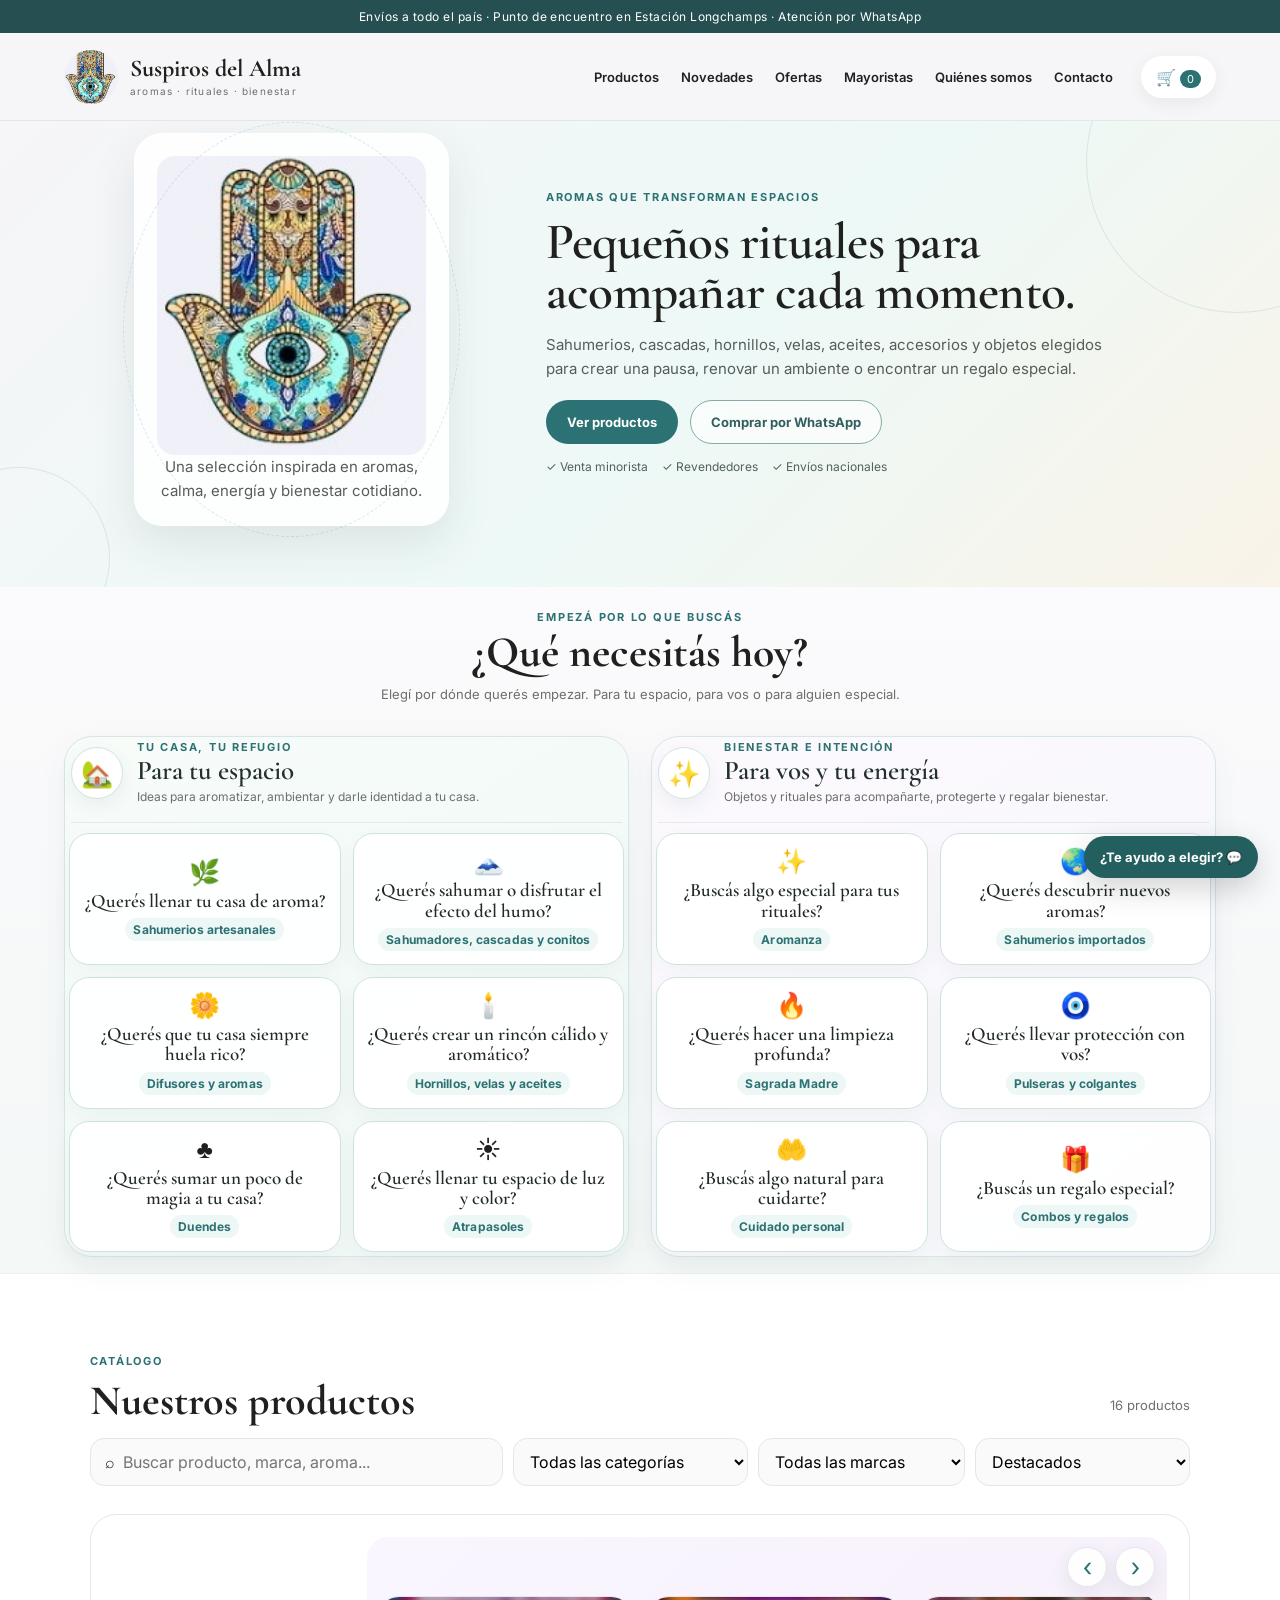
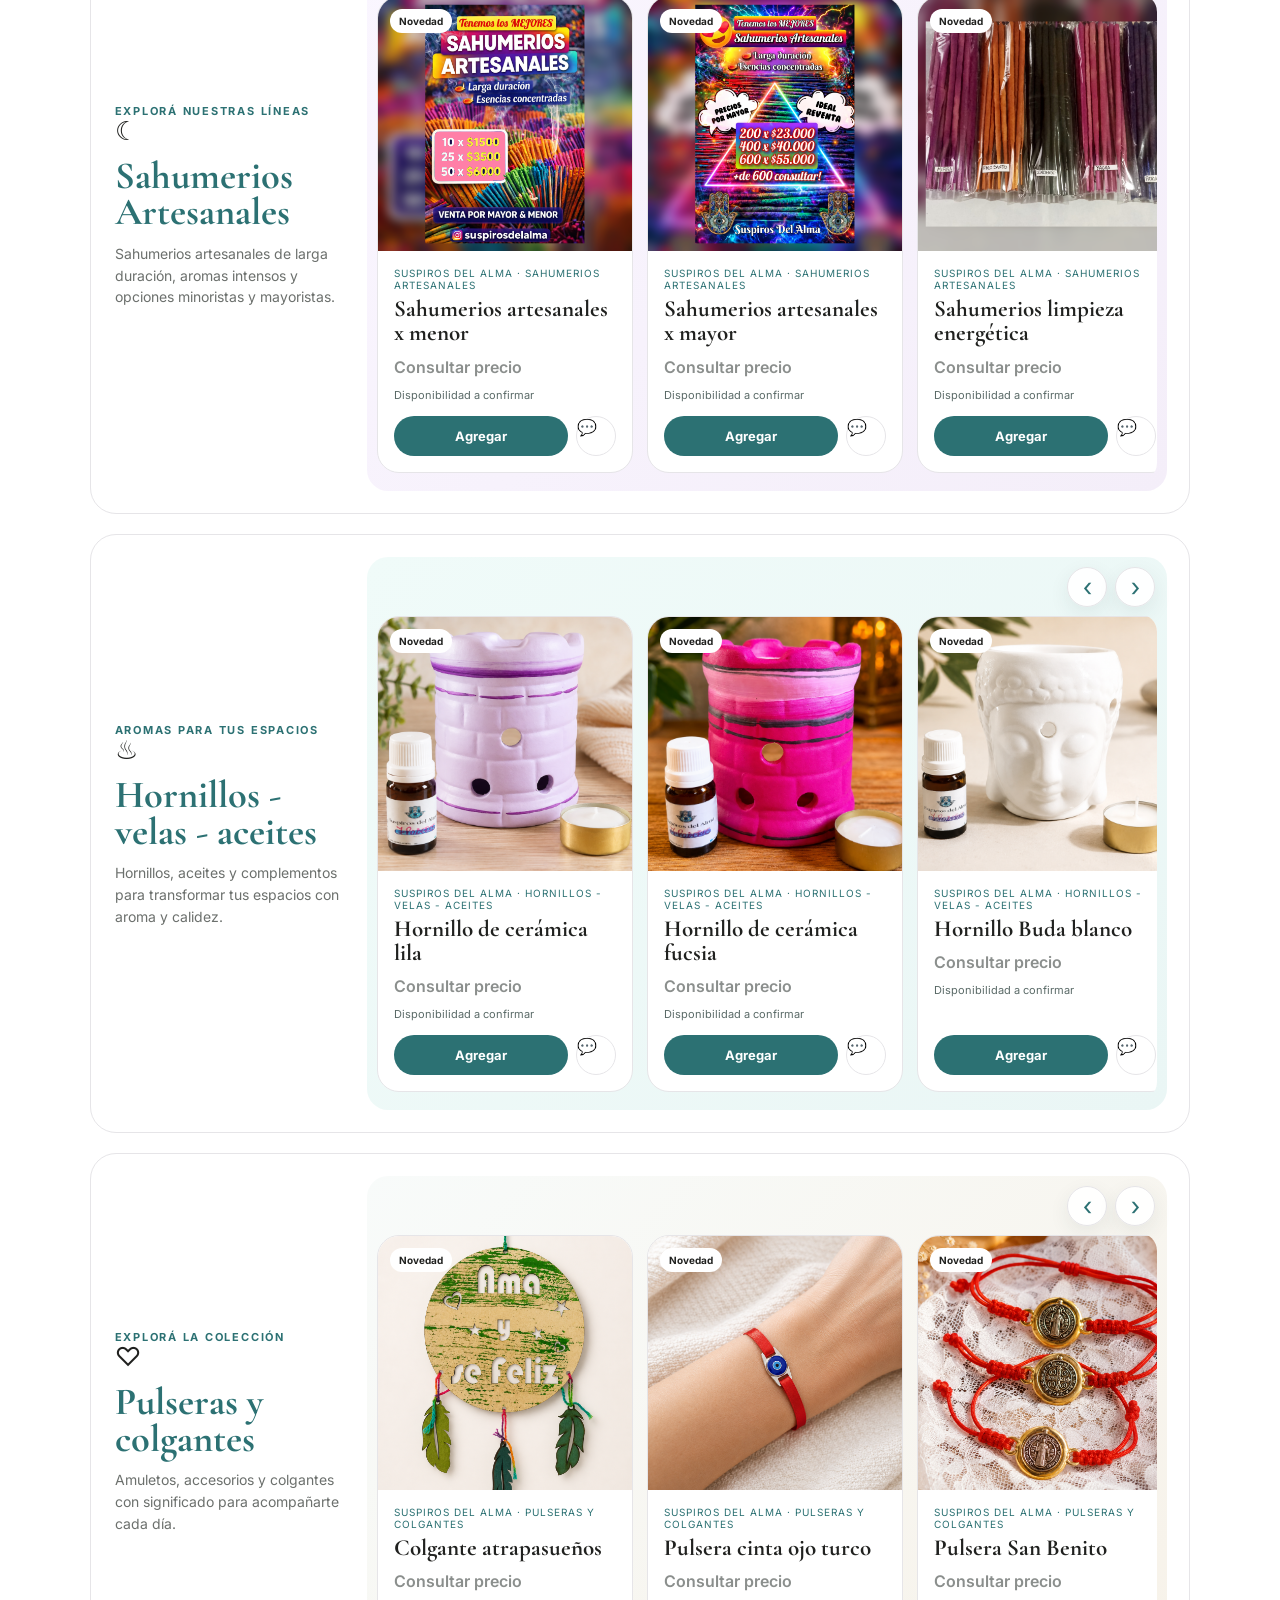
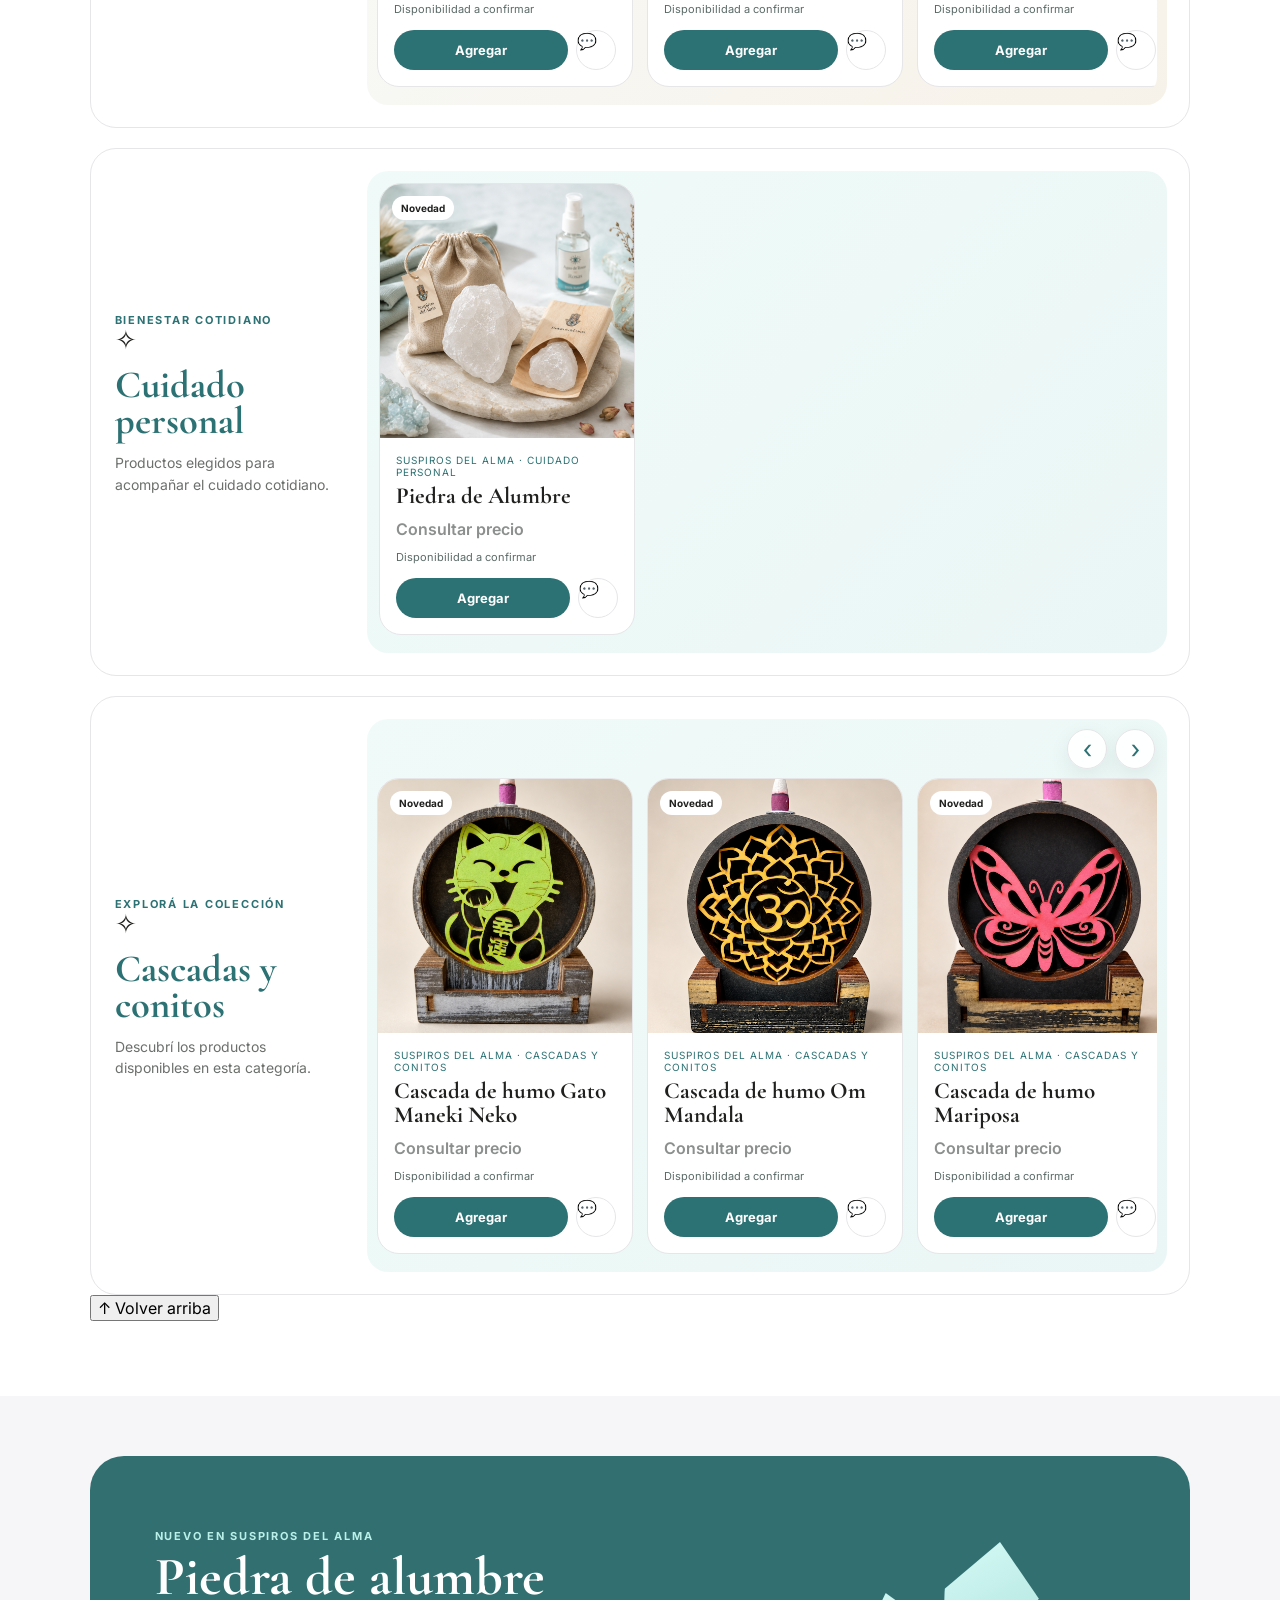
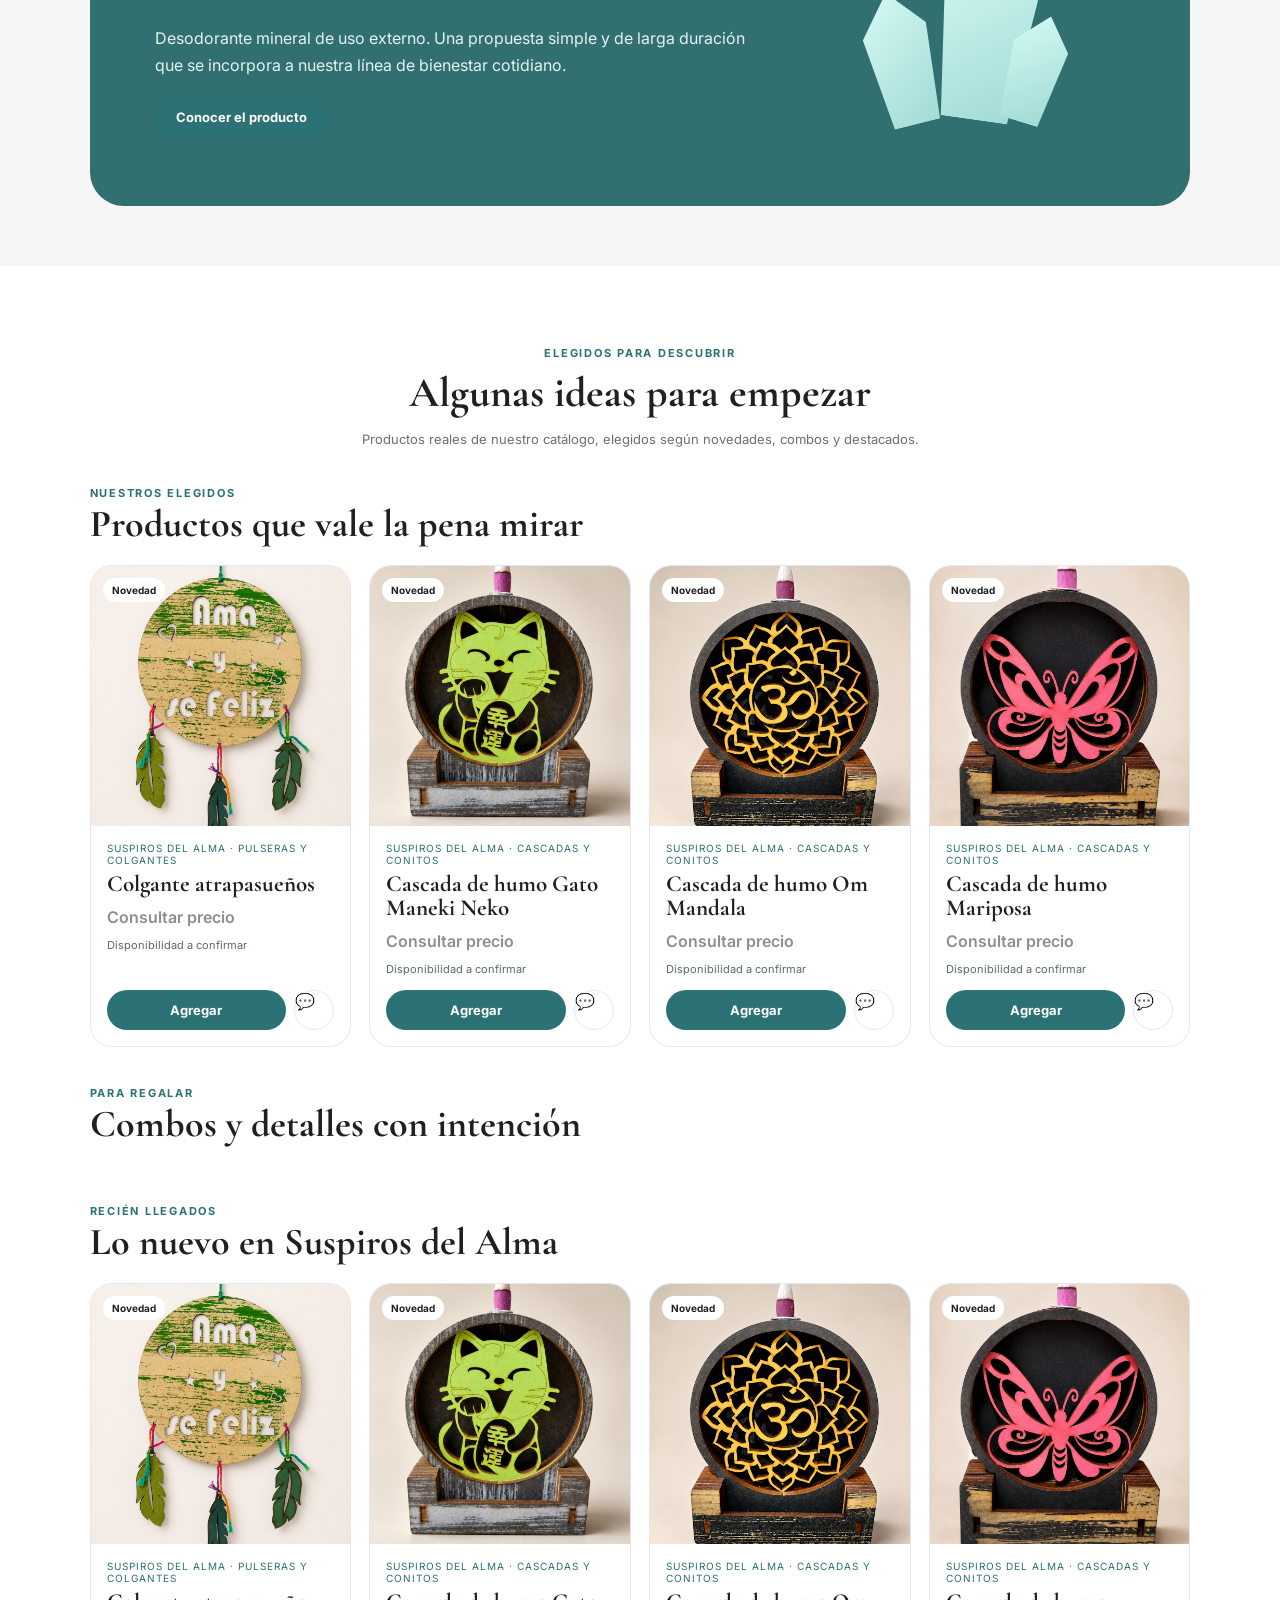
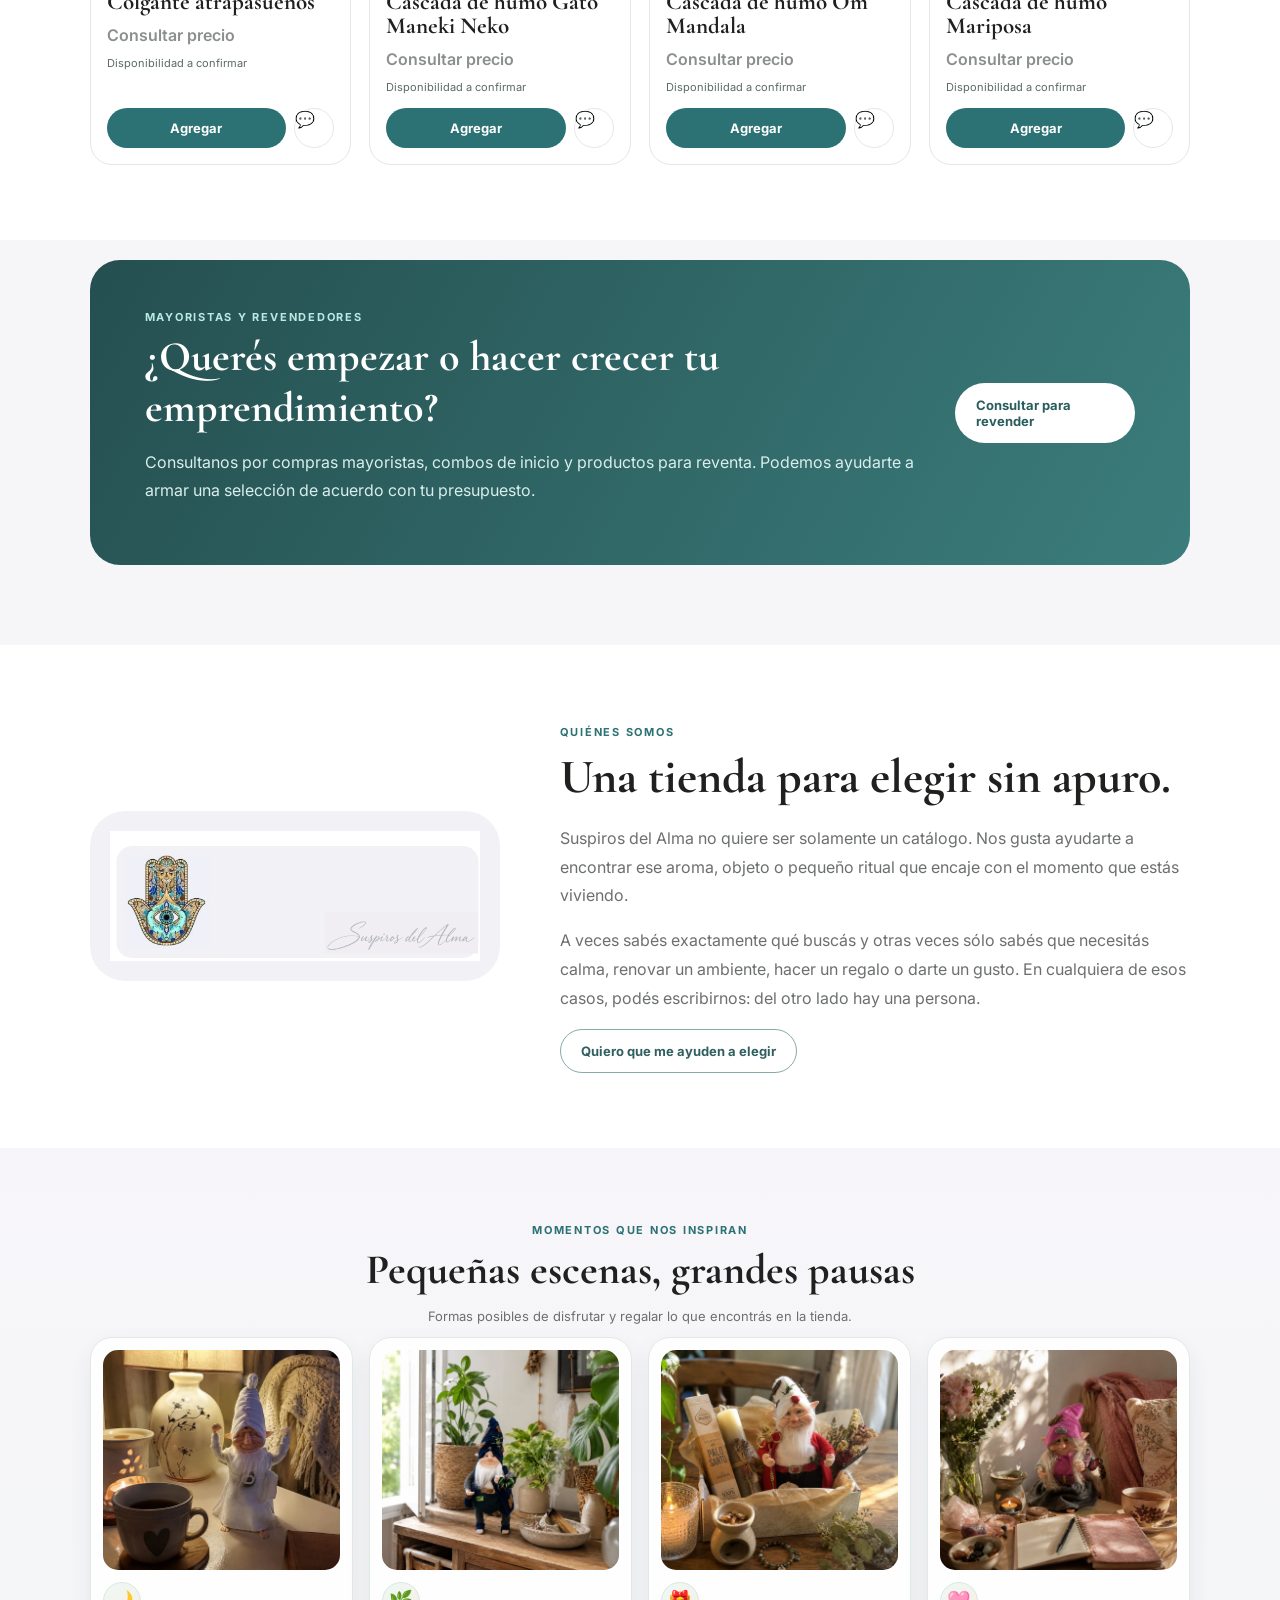
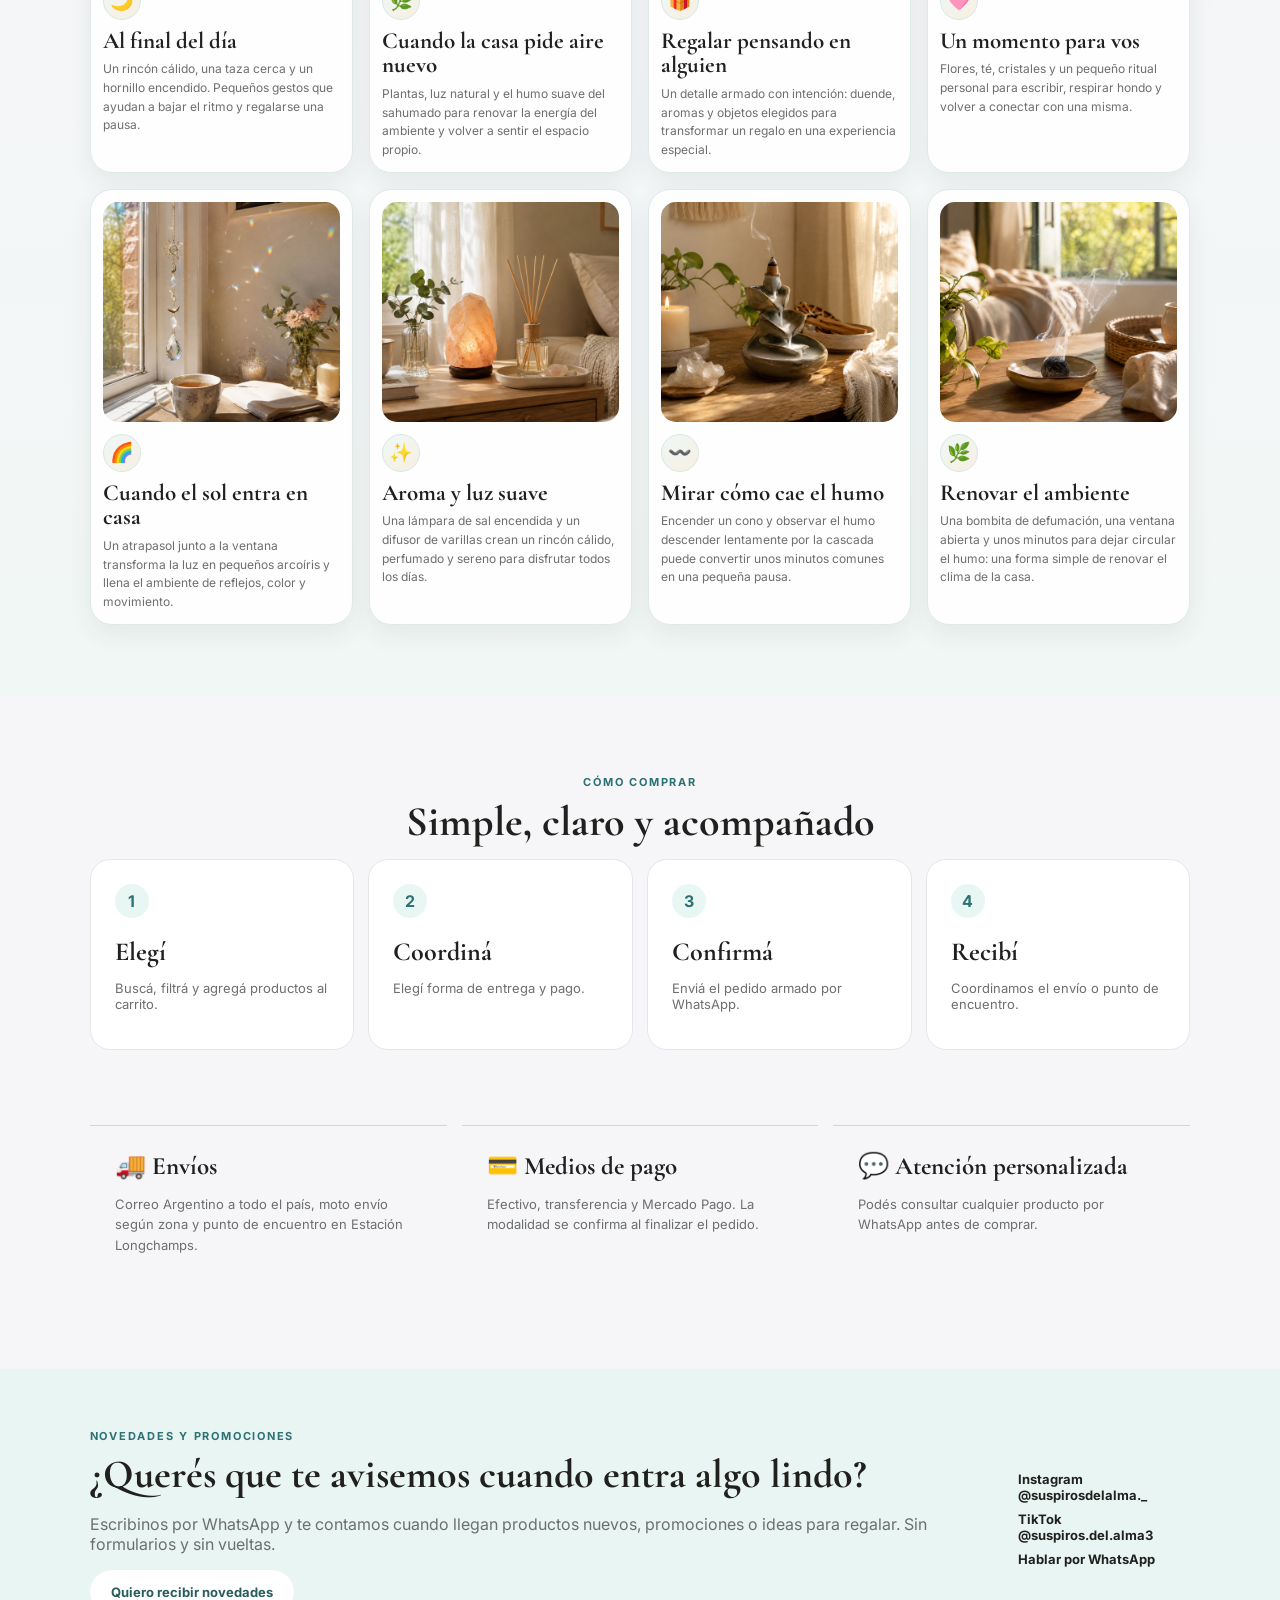
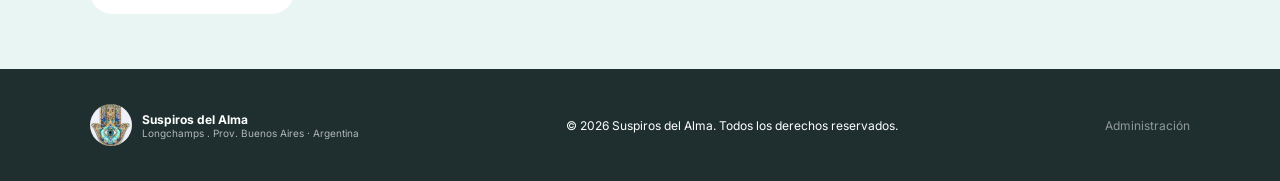
<file: index.html>
<!doctype html>
<html lang="es">
<head>
  <meta charset="utf-8">
  <meta name="viewport" content="width=device-width,initial-scale=1">
  <meta name="description" content="Suspiros del Alma: sahumerios, aromas, hornillos, cascadas, velas, accesorios y bienestar. Envíos a todo el país.">
  <title>Suspiros del Alma | Tienda</title>
  <link rel="icon" type="image/jpeg" href="assets/logo-suspiros.jpg">
  <link rel="preconnect" href="https://fonts.googleapis.com">
  <link rel="preconnect" href="https://fonts.gstatic.com" crossorigin>
  <link href="https://fonts.googleapis.com/css2?family=Cormorant+Garamond:wght@500;600;700&family=Inter:wght@400;500;600;700&display=swap" rel="stylesheet">
  <link rel="stylesheet" href="assets/styles.css">
  <link rel="stylesheet" href="assets/inicio.css?v=3">
  <link rel="stylesheet" href="assets/necesitas-hoy.css?v=3">
</head>
<body>
  <div class="topbar">
    Envíos a todo el país · Punto de encuentro en Estación Longchamps · Atención por WhatsApp
  </div>

  <header class="site-header">
    <a class="brand" href="index.html" aria-label="Suspiros del Alma">
      <img src="assets/logo-suspiros.jpg" alt="Logo Suspiros del Alma">
      <span>
        <strong>Suspiros del Alma</strong>
        <small>aromas · rituales · bienestar</small>
      </span>
    </a>

    <button class="menu-toggle" id="menuToggle" aria-label="Abrir menú">☰</button>

    <nav id="mainNav">
      <a href="#productos">Productos</a>
      <a href="#novedades">Novedades</a>
      <a href="#ofertas">Ofertas</a>
      <a href="#mayoristas">Mayoristas</a>
      <a href="#nosotros">Quiénes somos</a>
      <a href="#contacto">Contacto</a>
    </nav>

    <button class="cart-button" id="openCart" aria-label="Abrir carrito">
      🛒 <span id="cartCount">0</span>
    </button>
  </header>

  <main>
    <section class="hero">
      <div class="hero-pattern pattern-one"></div>
      <div class="hero-copy">
        <span class="eyebrow">Aromas que transforman espacios</span>
        <h1>Pequeños rituales para acompañar cada momento.</h1>
        <p>
          Sahumerios, cascadas, hornillos, velas, aceites, accesorios y objetos elegidos
          para crear una pausa, renovar un ambiente o encontrar un regalo especial.
        </p>
        <div class="hero-actions">
          <a class="btn primary" href="#productos">Ver productos</a>
          <a class="btn secondary" href="https://wa.me/5491139384518?text=Hola%20Suspiros%20del%20Alma,%20quiero%20consultar%20por%20sus%20productos." target="_blank" rel="noopener">Comprar por WhatsApp</a>
        </div>
        <div class="hero-trust">
          <span>✓ Venta minorista</span>
          <span>✓ Revendedores</span>
          <span>✓ Envíos nacionales</span>
        </div>
      </div>
      <div class="hero-card">
        <div class="hero-card-orbit"></div>
        <img src="assets/logo-suspiros.jpg" alt="Mano de Fátima - Suspiros del Alma">
        <p>Una selección inspirada en aromas, calma, energía y bienestar cotidiano.</p>
      </div>
    </section>


    <section class="intent-section" id="necesitas">
      <div class="section-heading">
        <span class="eyebrow">Empezá por lo que buscás</span>
        <h2>¿Qué necesitás hoy?</h2>
        <p class="section-lead">Elegí por dónde querés empezar. Para tu espacio, para vos o para alguien especial.</p>
      </div>

      <div class="intent-groups" id="intentGrid">
        <section class="intent-group intent-group-space" aria-labelledby="intent-space-title">
          <div class="intent-group-heading">
            <span class="intent-group-icon" aria-hidden="true">🏡</span>
            <div>
              <span class="intent-group-kicker">Tu casa, tu refugio</span>
              <h3 id="intent-space-title">Para tu espacio</h3>
              <p>Ideas para aromatizar, ambientar y darle identidad a tu casa.</p>
            </div>
          </div>
          <div class="intent-group-grid">
            <button class="intent-card" type="button" data-need-category="Sahumerios Artesanales"><span>🌿</span><strong>¿Querés llenar tu casa de aroma?</strong><small>Sahumerios artesanales</small></button>
            <button class="intent-card" type="button" data-need-category="Sahumadores, cascadas y conitos">
              <span>🗻</span>
              <strong>¿Querés sahumar o disfrutar el efecto del humo?</strong>
              <small>Sahumadores, cascadas y conitos</small>
            </button>
            <button class="intent-card" type="button" data-need-category="Difusores y aromas"><span>🌼</span><strong>¿Querés que tu casa siempre huela rico?</strong><small>Difusores y aromas</small></button>
            <button class="intent-card" type="button" data-need-category="Hornillos - velas - aceites"><span>🕯️</span><strong>¿Querés crear un rincón cálido y aromático?</strong><small>Hornillos, velas y aceites</small></button>
            <button class="intent-card" type="button" data-need-category="Duendes"><span>♣</span><strong>¿Querés sumar un poco de magia a tu casa?</strong><small>Duendes</small></button>
            <button class="intent-card" type="button" data-need-category="Atrapasoles"><span>☀️</span><strong>¿Querés llenar tu espacio de luz y color?</strong><small>Atrapasoles</small></button>
          </div>
        </section>

        <section class="intent-group intent-group-self" aria-labelledby="intent-self-title">
          <div class="intent-group-heading">
            <span class="intent-group-icon" aria-hidden="true">✨</span>
            <div>
              <span class="intent-group-kicker">Bienestar e intención</span>
              <h3 id="intent-self-title">Para vos y tu energía</h3>
              <p>Objetos y rituales para acompañarte, protegerte y regalar bienestar.</p>
            </div>
          </div>
          <div class="intent-group-grid">
            <button class="intent-card" type="button" data-need-category="Aromanza"><span>✨</span><strong>¿Buscás algo especial para tus rituales?</strong><small>Aromanza</small></button>
            <button class="intent-card" type="button" data-need-category="Sahumerios importados"><span>🌏</span><strong>¿Querés descubrir nuevos aromas?</strong><small>Sahumerios importados</small></button>
            <button class="intent-card" type="button" data-need-category="Sagrada Madre"><span>🔥</span><strong>¿Querés hacer una limpieza profunda?</strong><small>Sagrada Madre</small></button>
            <button class="intent-card" type="button" data-need-category="Pulseras y colgantes"><span>🧿</span><strong>¿Querés llevar protección con vos?</strong><small>Pulseras y colgantes</small></button>
            <button class="intent-card" type="button" data-need-category="Cuidado personal"><span>🤲</span><strong>¿Buscás algo natural para cuidarte?</strong><small>Cuidado personal</small></button>
            <button class="intent-card" type="button" data-need-category="Combos Imperdibles!"><span>🎁</span><strong>¿Buscás un regalo especial?</strong><small>Combos y regalos</small></button>
          </div>
        </section>
      </div>
    </section>

    <section class="category-section">
      <div class="section-heading">
        <span class="eyebrow">Explorá por categoría</span>
        <h2>Encontrá lo que estás buscando</h2>
      </div>
      <div class="category-grid" id="categoryGrid"></div>
    </section>

    <section class="shop-section" id="productos">
      <div class="section-heading left">
        <div>
          <span class="eyebrow">Catálogo</span>
          <h2>Nuestros productos</h2>
        </div>
        <p id="resultCount"></p>
      </div>

      <div class="shop-toolbar">
        <label class="search-box">
          <span>⌕</span>
          <input id="searchInput" type="search" placeholder="Buscar producto, marca, aroma...">
        </label>

        <select id="categoryFilter" aria-label="Filtrar por categoría">
          <option value="">Todas las categorías</option>
        </select>
        <select id="brandFilter" aria-label="Filtrar por marca">
          <option value="">Todas las marcas</option>
        </select>
        <select id="sortFilter" aria-label="Ordenar productos">
          <option value="featured">Destacados</option>
          <option value="newest">Novedades</option>
          <option value="price-asc">Precio: menor a mayor</option>
          <option value="price-desc">Precio: mayor a menor</option>
          <option value="name">Nombre</option>
        </select>
      </div>

      <div class="product-grid" id="productGrid"></div>
      <div class="empty-state hidden" id="emptyState">
        <h3>No encontramos productos con esos filtros</h3>
        <p>Probá quitando algún filtro o escribiendo otra búsqueda.</p>
      </div>
    </section>

    <section class="feature-banner" id="novedades">
      <div>
        <span class="eyebrow">Nuevo en Suspiros del Alma</span>
        <h2>Piedra de alumbre</h2>
        <p>
          Desodorante mineral de uso externo. Una propuesta simple y de larga duración que
          se incorpora a nuestra línea de bienestar cotidiano.
        </p>
        <a class="btn primary" href="producto.html?id=piedra-alumbre">Conocer el producto</a>
      </div>
      <div class="mineral-art" aria-hidden="true">
        <div class="crystal c1"></div>
        <div class="crystal c2"></div>
        <div class="crystal c3"></div>
      </div>
    </section>

    <section class="curated-section" id="ofertas">
      <div class="section-heading">
        <span class="eyebrow">Elegidos para descubrir</span>
        <h2>Algunas ideas para empezar</h2>
        <p class="section-lead">Productos reales de nuestro catálogo, elegidos según novedades, combos y destacados.</p>
      </div>

      <div class="curated-block">
        <div class="curated-heading"><div><span class="eyebrow">Nuestros elegidos</span><h3>Productos que vale la pena mirar</h3></div></div>
        <div class="curated-grid" id="featuredGrid"></div>
      </div>

      <div class="curated-block">
        <div class="curated-heading"><div><span class="eyebrow">Para regalar</span><h3>Combos y detalles con intención</h3></div></div>
        <div class="curated-grid" id="comboGrid"></div>
      </div>

      <div class="curated-block">
        <div class="curated-heading"><div><span class="eyebrow">Recién llegados</span><h3>Lo nuevo en Suspiros del Alma</h3></div></div>
        <div class="curated-grid" id="newGrid"></div>
      </div>
    </section>

    <section class="wholesale" id="mayoristas">
      <div>
        <span class="eyebrow">Mayoristas y revendedores</span>
        <h2>¿Querés empezar o hacer crecer tu emprendimiento?</h2>
        <p>
          Consultanos por compras mayoristas, combos de inicio y productos para reventa.
          Podemos ayudarte a armar una selección de acuerdo con tu presupuesto.
        </p>
      </div>
      <a class="btn light" href="https://wa.me/5491139384518?text=Hola%20Suspiros%20del%20Alma,%20quiero%20informaci%C3%B3n%20para%20revendedores." target="_blank" rel="noopener">
        Consultar para revender
      </a>
    </section>

    <section class="story" id="nosotros">
<div class="story-image">
  <img src="assets/suspiros-logo-firma-animada.gif" alt="Logo Suspiros del Alma con firma animada">
</div>
      <div>
        <span class="eyebrow">Quiénes somos</span>
        <h2>Una tienda para elegir sin apuro.</h2>
        <p>
          Suspiros del Alma no quiere ser solamente un catálogo. Nos gusta ayudarte a encontrar ese aroma,
          objeto o pequeño ritual que encaje con el momento que estás viviendo.
        </p>
        <p>
          A veces sabés exactamente qué buscás y otras veces sólo sabés que necesitás calma, renovar un ambiente,
          hacer un regalo o darte un gusto. En cualquiera de esos casos, podés escribirnos: del otro lado hay una persona.
        </p>
        <a class="btn secondary" href="https://wa.me/5491139384518?text=Hola%20Suspiros%20del%20Alma,%20estuve%20mirando%20la%20tienda%20y%20me%20gustar%C3%ADa%20que%20me%20ayuden%20a%20elegir." target="_blank" rel="noopener">Quiero que me ayuden a elegir</a>
      </div>
    </section>

    <section class="inspiration-section">
      <div class="section-heading">
        <span class="eyebrow">Momentos que nos inspiran</span>
        <h2>Pequeñas escenas, grandes pausas</h2>
        <p class="section-lead">Formas posibles de disfrutar y regalar lo que encontrás en la tienda.</p>
      </div>

<div class="inspiration-grid">
  <article>
    <img src="assets/escenas/escena-pausa-calida-01.jpg" alt="Rincón cálido con duende, taza y hornillo encendido">
    <span>🌙</span>
    <h3>Al final del día</h3>
    <p>Un rincón cálido, una taza cerca y un hornillo encendido. Pequeños gestos que ayudan a bajar el ritmo y regalarse una pausa.</p>
  </article>

  <article>
    <img src="assets/escenas/escena-naturaleza-01.jpg" alt="Duende decorativo junto a plantas y humo aromático en un mueble cerca de la ventana">
    <span>🌿</span>
    <h3>Cuando la casa pide aire nuevo</h3>
    <p>Plantas, luz natural y el humo suave del sahumado para renovar la energía del ambiente y volver a sentir el espacio propio.</p>
  </article>

  <article>
    <img src="assets/escenas/escena-regalo-especial-01.jpg" alt="Caja de regalo con duende, palo santo y objetos de bienestar sobre una mesa de madera">
    <span>🎁</span>
    <h3>Regalar pensando en alguien</h3>
    <p>Un detalle armado con intención: duende, aromas y objetos elegidos para transformar un regalo en una experiencia especial.</p>
  </article>

  <article>
    <img src="assets/escenas/escena-rincon-rosa-01.jpg" alt="Rincón suave y femenino con duende rosa, flores, té y libreta abierta">
    <span>🩷</span>
    <h3>Un momento para vos</h3>
    <p>Flores, té, cristales y un pequeño ritual personal para escribir, respirar hondo y volver a conectar con una misma.</p>
  </article>
  <article>
  <img
    src="assets/escenas/escena-atrapasol-01.png"
    alt="Atrapasol junto a una ventana proyectando pequeños arcoíris en la habitación"
    loading="lazy"
  >
  <span>🌈</span>
  <h3>Cuando el sol entra en casa</h3>
  <p>
    Un atrapasol junto a la ventana transforma la luz en pequeños arcoíris
    y llena el ambiente de reflejos, color y movimiento.
  </p>
</article>

<article>
  <img
    src="assets/escenas/escena-lampara-difusor-01.png"
    alt="Lámpara de sal y difusor ambiental de varillas en un rincón cálido de la casa"
    loading="lazy"
  >
  <span>✨</span>
  <h3>Aroma y luz suave</h3>
  <p>
    Una lámpara de sal encendida y un difusor de varillas crean un rincón
    cálido, perfumado y sereno para disfrutar todos los días.
  </p>
</article>

<article>
  <img
    src="assets/escenas/escena-cascada-humo-01.png"
    alt="Cascada de humo con cono de incienso en un rincón cálido y tranquilo"
    loading="lazy"
  >
  <span>〰️</span>
  <h3>Mirar cómo cae el humo</h3>
  <p>
    Encender un cono y observar el humo descender lentamente por la cascada
    puede convertir unos minutos comunes en una pequeña pausa.
  </p>
</article>

<article>
  <img
    src="assets/escenas/escena-bombita-defumacion-01.png"
    alt="Bombita de defumación encendida sobre un cuenco junto a una ventana abierta"
    loading="lazy"
  >
  <span>🌿</span>
  <h3>Renovar el ambiente</h3>
  <p>
    Una bombita de defumación, una ventana abierta y unos minutos para dejar
    circular el humo: una forma simple de renovar el clima de la casa.
  </p>
</article>
</div>
    </section>

    <section class="how-to">
      <div class="section-heading">
        <span class="eyebrow">Cómo comprar</span>
        <h2>Simple, claro y acompañado</h2>
      </div>
      <div class="steps">
        <article><b>1</b><h3>Elegí</h3><p>Buscá, filtrá y agregá productos al carrito.</p></article>
        <article><b>2</b><h3>Coordiná</h3><p>Elegí forma de entrega y pago.</p></article>
        <article><b>3</b><h3>Confirmá</h3><p>Enviá el pedido armado por WhatsApp.</p></article>
        <article><b>4</b><h3>Recibí</h3><p>Coordinamos el envío o punto de encuentro.</p></article>
      </div>
    </section>

    <section class="info-grid">
      <article>
        <h3>🚚 Envíos</h3>
        <p>Correo Argentino a todo el país, moto envío según zona y punto de encuentro en Estación Longchamps.</p>
      </article>
      <article>
        <h3>💳 Medios de pago</h3>
        <p>Efectivo, transferencia y Mercado Pago. La modalidad se confirma al finalizar el pedido.</p>
      </article>
      <article>
        <h3>💬 Atención personalizada</h3>
        <p>Podés consultar cualquier producto por WhatsApp antes de comprar.</p>
      </article>
    </section>

    <section class="newsletter" id="contacto">
      <div>
        <span class="eyebrow">Novedades y promociones</span>
        <h2>¿Querés que te avisemos cuando entra algo lindo?</h2>
        <p>Escribinos por WhatsApp y te contamos cuando llegan productos nuevos, promociones o ideas para regalar. Sin formularios y sin vueltas.</p>
        <a class="btn light" href="https://wa.me/5491139384518?text=Hola%20Suspiros%20del%20Alma,%20quiero%20recibir%20novedades%20y%20promociones%20por%20WhatsApp." target="_blank" rel="noopener">Quiero recibir novedades</a>
      </div>
      <div class="social-links">
        <a href="https://www.instagram.com/suspirosdelalma._/" target="_blank" rel="noopener">Instagram @suspirosdelalma._</a>
        <a href="https://www.tiktok.com/@suspiros.del.alma3" target="_blank" rel="noopener">TikTok @suspiros.del.alma3</a>
        <a href="https://wa.me/5491139384518?text=Hola%20Suspiros%20del%20Alma,%20estuve%20mirando%20la%20tienda%20y%20me%20gustar%C3%ADa%20que%20me%20ayuden%20a%20elegir." target="_blank" rel="noopener">Hablar por WhatsApp</a>
      </div>
    </section>
  </main>

  <footer>
    <div class="footer-brand">
      <img src="assets/logo-suspiros.jpg" alt="">
      <div><strong>Suspiros del Alma</strong><small>Longchamps . Prov. Buenos Aires · Argentina</small></div>
    </div>
    <p>© <span id="year"></span> Suspiros del Alma. Todos los derechos reservados.</p>
    <a href="admin.html" class="admin-link">Administración</a>
  </footer>

  <a class="whatsapp-float" href="https://wa.me/5491139384518?text=Hola%20Suspiros%20del%20Alma,%20quiero%20hacer%20una%20consulta." target="_blank" rel="noopener" aria-label="WhatsApp">
    <span>¿Te ayudo a elegir?</span> 💬
  </a>

  <aside class="cart-panel" id="cartPanel" aria-hidden="true">
    <div class="cart-header">
      <div><span class="eyebrow">Tu selección</span><h2>Carrito</h2></div>
      <button id="closeCart" aria-label="Cerrar">×</button>
    </div>
    <div id="cartItems" class="cart-items"></div>
    <div id="cartEmpty" class="cart-empty">
      <p>Tu carrito está vacío.</p>
      <button class="btn secondary" id="keepShopping">Seguir mirando</button>
    </div>
    <div class="cart-checkout" id="cartCheckout">
      <label>Forma de entrega
        <select id="shippingMethod">
          <option value="Correo Argentino">Correo Argentino — costo a confirmar</option>
          <option value="Moto envío">Moto envío — costo a confirmar</option>
          <option value="Estación Longchamps">Punto de encuentro — Estación Longchamps</option>
        </select>
      </label>
      <label>Forma de pago
        <select id="paymentMethod">
          <option value="Transferencia">Transferencia</option>
          <option value="Mercado Pago">Mercado Pago</option>
          <option value="Efectivo">Efectivo</option>
        </select>
      </label>
      <div class="cart-total"><span>Subtotal</span><strong id="cartTotal">$ 0</strong></div>
      <small>El costo de envío, si corresponde, se confirma antes del pago.</small>
      <button class="btn primary full" id="checkoutWhatsApp">Enviar pedido por WhatsApp</button>
    </div>
  </aside>
  <div class="overlay" id="overlay"></div>

  <script src="data/products.js"></script>
  <script src="assets/app.js"></script>
</body>
</html>
</file>
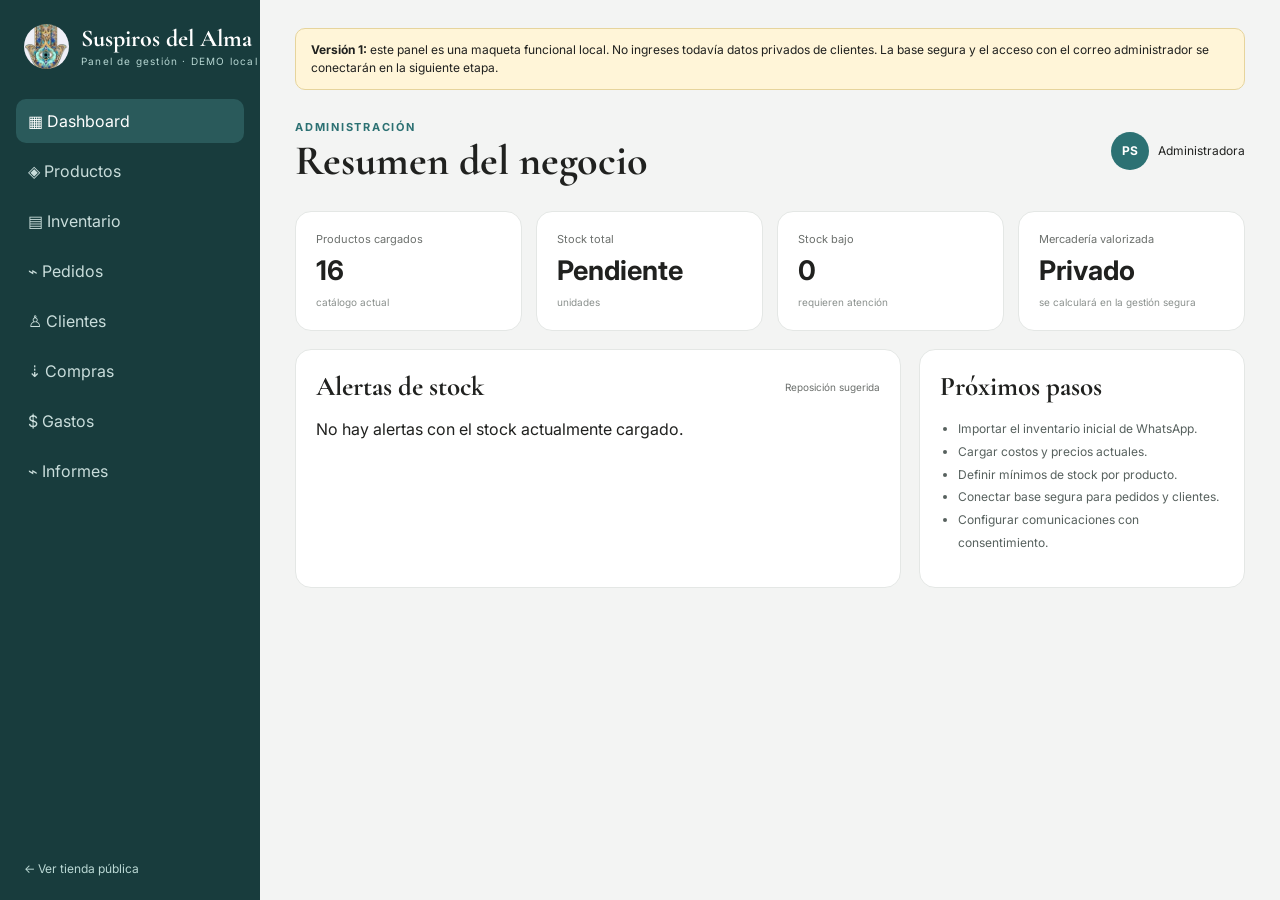
<file: admin.html>
<!doctype html>
<html lang="es">
<head>
  <meta charset="utf-8">
  <meta name="viewport" content="width=device-width,initial-scale=1">
  <title>Administración | Suspiros del Alma</title>
  <link rel="icon" type="image/jpeg" href="assets/logo-suspiros.jpg">
  <link rel="preconnect" href="https://fonts.googleapis.com">
  <link rel="preconnect" href="https://fonts.gstatic.com" crossorigin>
  <link href="https://fonts.googleapis.com/css2?family=Cormorant+Garamond:wght@500;600;700&family=Inter:wght@400;500;600;700&display=swap" rel="stylesheet">
  <link rel="stylesheet" href="assets/styles.css">
</head>
<body class="admin-body">
  <aside class="admin-sidebar">
    <a class="brand admin-brand" href="index.html">
      <img src="assets/logo-suspiros.jpg" alt="">
      <span><strong>Suspiros del Alma</strong><small>Panel de gestión · DEMO local</small></span>
    </a>
    <nav>
      <button class="active" data-admin-view="dashboard">▦ Dashboard</button>
      <button data-admin-view="productos">◈ Productos</button>
      <button data-admin-view="inventario">▤ Inventario</button>
      <button data-admin-view="pedidos">⌁ Pedidos</button>
      <button data-admin-view="clientes">♙ Clientes</button>
      <button data-admin-view="compras">⇣ Compras</button>
      <button data-admin-view="gastos">$ Gastos</button>
      <button data-admin-view="informes">⌁ Informes</button>
    </nav>
    <a class="admin-store-link" href="index.html">← Ver tienda pública</a>
  </aside>

  <main class="admin-main">
    <div class="admin-warning">
      <strong>Versión 1:</strong> este panel es una maqueta funcional local. No ingreses todavía datos privados de clientes.
      La base segura y el acceso con el correo administrador se conectarán en la siguiente etapa.
    </div>

    <header class="admin-top">
      <div><span class="eyebrow">Administración</span><h1 id="adminTitle">Resumen del negocio</h1></div>
      <div class="admin-user"><div class="avatar">PS</div><span>Administradora</span></div>
    </header>

    <section class="admin-view active" id="view-dashboard">
      <div class="stat-grid">
        <article><small>Productos cargados</small><strong id="statProducts">0</strong><span>catálogo actual</span></article>
        <article><small>Stock total</small><strong id="statStock">0</strong><span>unidades</span></article>
        <article><small>Stock bajo</small><strong id="statLow">0</strong><span>requieren atención</span></article>
        <article><small>Mercadería valorizada</small><strong id="statValue">$ 0</strong><span>a costo</span></article>
      </div>
      <div class="admin-grid">
        <section class="admin-card">
          <div class="card-title"><h2>Alertas de stock</h2><span>Reposición sugerida</span></div>
          <div id="lowStockList"></div>
        </section>
        <section class="admin-card">
          <div class="card-title"><h2>Próximos pasos</h2></div>
          <ul class="task-list">
            <li>Importar el inventario inicial de WhatsApp.</li>
            <li>Cargar costos y precios actuales.</li>
            <li>Definir mínimos de stock por producto.</li>
            <li>Conectar base segura para pedidos y clientes.</li>
            <li>Configurar comunicaciones con consentimiento.</li>
          </ul>
        </section>
      </div>
    </section>

    <section class="admin-view" id="view-productos">
      <div class="admin-card">
        <div class="card-title">
          <div><h2>Productos</h2><span>Edición local para preparar el catálogo</span></div>
          <button class="btn primary small" id="downloadCsv">Descargar CSV</button>
        </div>
        <div class="table-wrap">
          <table class="admin-table">
            <thead><tr><th>Producto</th><th>Marca</th><th>Categoría</th><th>Precio</th><th>Stock</th><th>Estado</th></tr></thead>
            <tbody id="adminProductRows"></tbody>
          </table>
        </div>
      </div>
    </section>

    <section class="admin-view" id="view-inventario">
      <div class="admin-card">
        <div class="card-title"><h2>Inventario</h2><span>Stock físico, mínimo y valorización</span></div>
        <div id="inventorySummary"></div>
      </div>
    </section>

    <section class="admin-view" id="view-pedidos"><div class="admin-card empty-admin"><h2>Pedidos</h2><p>Se activará al conectar la base de datos. Permitirá estados: pendiente, señado, pagado, preparado, entregado y cancelado.</p></div></section>
    <section class="admin-view" id="view-clientes"><div class="admin-card empty-admin"><h2>Clientes</h2><p>Se activará con almacenamiento seguro. Incluirá historial de compras, preferencias y consentimiento para recibir novedades.</p></div></section>
    <section class="admin-view" id="view-compras"><div class="admin-card empty-admin"><h2>Compras a proveedores</h2><p>Registrará costo, proveedor, fecha, cantidades y actualización del inventario.</p></div></section>
    <section class="admin-view" id="view-gastos"><div class="admin-card empty-admin"><h2>Gastos</h2><p>Permitirá registrar envíos, embalaje, publicidad y otros gastos para calcular rentabilidad real.</p></div></section>
    <section class="admin-view" id="view-informes"><div class="admin-card empty-admin"><h2>Informes</h2><p>Ventas por mes, margen, productos más vendidos, recurrencia de clientes, capital inmovilizado y sugerencias de reposición.</p></div></section>
  </main>

  <script src="data/products.js"></script>
  <script src="assets/admin.js"></script>
</body>
</html>
</file>
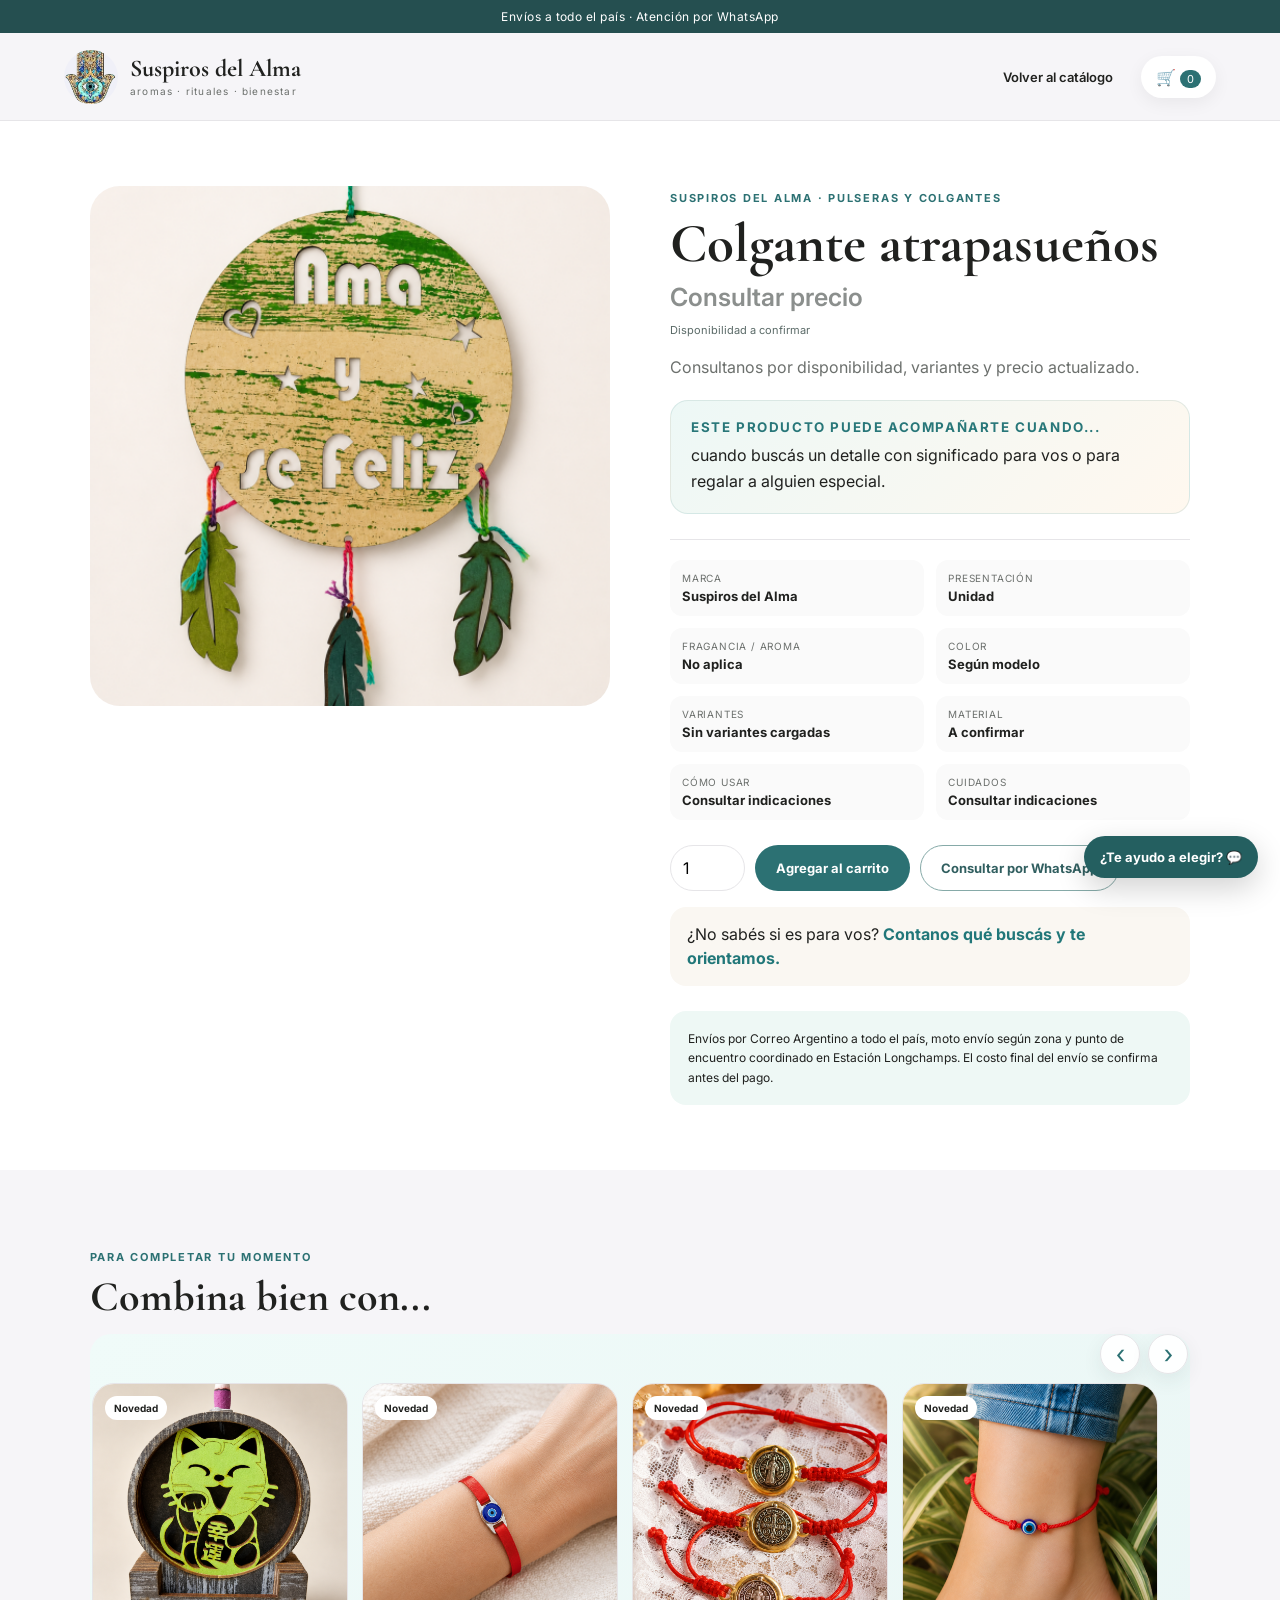
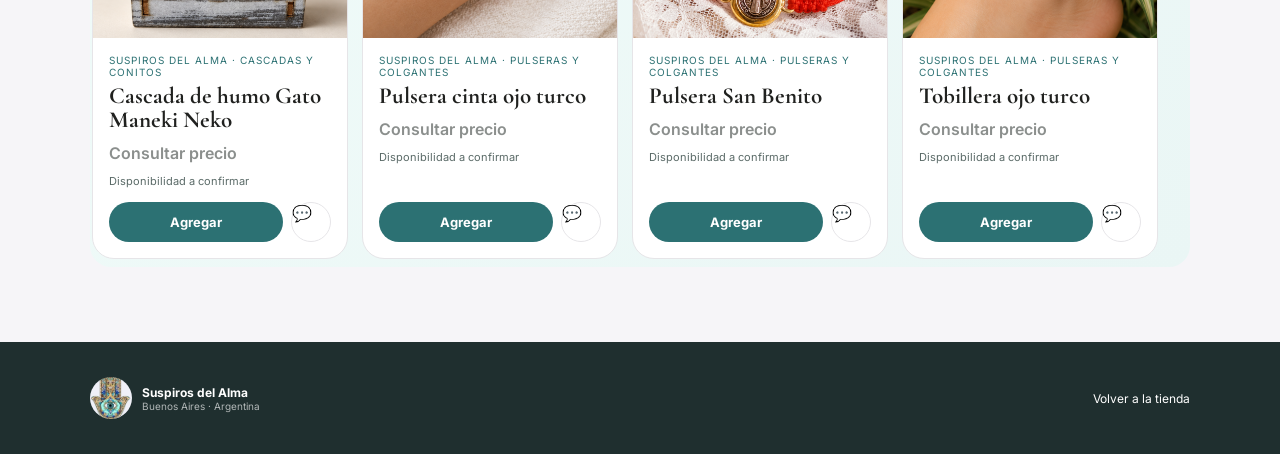
<file: producto.html>
<!doctype html>
<html lang="es">
<head>
  <meta charset="utf-8">
  <meta name="viewport" content="width=device-width,initial-scale=1">
  <meta name="description" content="Producto de Suspiros del Alma: aromas, rituales, bienestar y regalos con intención.">
  <title>Producto | Suspiros del Alma</title>
  <link rel="icon" type="image/jpeg" href="assets/logo-suspiros.jpg">
  <link rel="preconnect" href="https://fonts.googleapis.com">
  <link rel="preconnect" href="https://fonts.gstatic.com" crossorigin>
  <link href="https://fonts.googleapis.com/css2?family=Cormorant+Garamond:wght@500;600;700&family=Inter:wght@400;500;600;700&display=swap" rel="stylesheet">
  <link rel="stylesheet" href="assets/styles.css">
  <link rel="stylesheet" href="assets/conversion.css?v=1">
</head>
<body>
  <div class="topbar">Envíos a todo el país · Atención por WhatsApp</div>
  <header class="site-header">
    <a class="brand" href="index.html">
      <img src="assets/logo-suspiros.jpg" alt="Logo Suspiros del Alma">
      <span><strong>Suspiros del Alma</strong><small>aromas · rituales · bienestar</small></span>
    </a>
    <nav><a href="index.html#productos">Volver al catálogo</a></nav>
    <button class="cart-button" id="openCart">🛒 <span id="cartCount">0</span></button>
  </header>

  <main class="product-page" id="productPage"></main>

  <section class="related-section">
    <div class="section-heading left">
      <div><span class="eyebrow">Para completar tu momento</span><h2>Combina bien con...</h2></div>
    </div>
    <div class="product-grid" id="relatedGrid"></div>
  </section>

  <footer>
    <div class="footer-brand">
      <img src="assets/logo-suspiros.jpg" alt="">
      <div><strong>Suspiros del Alma</strong><small>Buenos Aires · Argentina</small></div>
    </div>
    <a href="index.html">Volver a la tienda</a>
  </footer>

  <a class="whatsapp-float" href="https://wa.me/5491139384518?text=Hola%20Suspiros%20del%20Alma,%20estuve%20mirando%20la%20tienda%20y%20me%20gustar%C3%ADa%20que%20me%20ayuden%20a%20elegir." target="_blank" rel="noopener"><span>¿Te ayudo a elegir?</span> 💬</a>

  <aside class="cart-panel" id="cartPanel" aria-hidden="true">
    <div class="cart-header"><div><span class="eyebrow">Tu selección</span><h2>Carrito</h2></div><button id="closeCart">×</button></div>
    <div id="cartItems" class="cart-items"></div>
    <div id="cartEmpty" class="cart-empty"><p>Tu carrito está vacío.</p><a class="btn secondary" href="index.html#productos">Seguir mirando</a></div>
    <div class="cart-checkout" id="cartCheckout">
      <label>Forma de entrega<select id="shippingMethod"><option>Correo Argentino</option><option>Moto envío</option><option>Estación Longchamps</option></select></label>
      <label>Forma de pago<select id="paymentMethod"><option>Transferencia</option><option>Mercado Pago</option><option>Efectivo</option></select></label>
      <div class="cart-total"><span>Subtotal</span><strong id="cartTotal">$ 0</strong></div>
      <button class="btn primary full" id="checkoutWhatsApp">Enviar pedido por WhatsApp</button>
    </div>
  </aside>
  <div class="overlay" id="overlay"></div>

  <script src="data/products.js"></script>
  <script src="assets/app.js"></script>
  <script src="assets/producto.js"></script>
  <script src="assets/producto-conversion.js?v=1"></script>
</body>
</html>
</file>
<file: assets/styles.css>
:root {
  --bg: #f6f5f8;
  --surface: #fff;
  --ink: #20211f;
  --muted: #6c706d;
  --line: #e6e5e8;
  --aqua: #86ddd4;
  --teal: #4f9998;
  --deep: #2c7173;
  --sand: #e6cf9f;
  --soft: #e8f7f4;
  --shadow: 0 18px 45px rgba(37, 63, 63, .10);
  --radius: 24px;
}

* {
  box-sizing: border-box
}

html {
  scroll-behavior: smooth
}

body {
  margin: 0;
  font-family: Inter, Arial, sans-serif;
  background: var(--bg);
  color: var(--ink)
}

a {
  color: inherit;
  text-decoration: none
}

button,
input,
select {
  font: inherit
}

img {
  max-width: 100%;
  display: block
}

.topbar {
  padding: 9px 20px;
  background: #254f50;
  color: #fff;
  text-align: center;
  font-size: 12px;
  letter-spacing: .04em
}

.site-header {
  height: 88px;
  padding: 2px clamp(18px, 5vw, 70px);
  display: flex;
  align-items: center;
  gap: 28px;
  background: rgba(246, 245, 248, .95);
  position: sticky;
  top: 0;
  z-index: 40;
  border-bottom: 1px solid var(--line);
  backdrop-filter: blur(12px)
}

.brand {
  display: flex;
  align-items: center;
  gap: 12px;
  min-width: max-content
}

.brand img {
  width: 54px;
  height: 54px;
  border-radius: 50%;
  object-fit: cover
}

.brand span {
  display: flex;
  flex-direction: column
}

.brand strong {
  font-family: "Cormorant Garamond", serif;
  font-size: 24px;
  line-height: 1
}

.brand small {
  color: var(--muted);
  font-size: 10px;
  letter-spacing: .12em;
  margin-top: 4px
}

.site-header nav {
  margin-left: auto;
  display: flex;
  gap: 22px;
  font-size: 13px;
  font-weight: 600
}

.site-header nav a:hover {
  color: var(--deep)
}

.cart-button,
.menu-toggle {
  border: 0;
  background: #fff;
  border-radius: 999px;
  padding: 11px 15px;
  cursor: pointer;
  box-shadow: 0 5px 18px rgba(0, 0, 0, .06)
}

.cart-button span {
  background: var(--deep);
  color: #fff;
  border-radius: 999px;
  padding: 2px 7px;
  font-size: 11px
}

.menu-toggle {
  display: none
}

.hero {
  min-height: 660px;
  display: grid;
  grid-template-columns: 1.2fr .8fr;
  align-items: center;
  gap: 55px;
  padding: 25px clamp(24px, 8vw, 130px);
  position: relative;
  overflow: hidden;
  background: linear-gradient(135deg, #f6f5f8 0%, #edf9f7 55%, #f9f3e8 100%)
}

.hero:before,
.hero:after {
  content: "";
  position: absolute;
  border: 1px solid rgba(79, 153, 152, .18);
  border-radius: 50%
}

.hero:before {
  width: 420px;
  height: 420px;
  right: -150px;
  top: -140px
}

.hero:after {
  width: 260px;
  height: 260px;
  left: -110px;
  bottom: -80px
}

.hero-copy {
  position: relative;
  z-index: 2
}

.eyebrow {
  text-transform: uppercase;
  letter-spacing: .16em;
  font-size: 11px;
  font-weight: 700;
  color: var(--deep)
}

h1,
h2,
h3 {
  font-family: "Cormorant Garamond", serif;
  margin: 0
}

.hero h1 {
  font-size: clamp(20px, 6vw, 40px);
  line-height: .94;
  max-width: 780px;
  margin: 18px 0 22px;
  font-weight: 600
}

.hero p {
  font-size: 17px;
  line-height: 1.7;
  color: #565d59;
  max-width: 700px
}

.hero-actions {
  display: flex;
  gap: 12px;
  margin-top: 30px;
  flex-wrap: wrap
}

.btn {
  display: inline-flex;
  align-items: center;
  justify-content: center;
  border-radius: 999px;
  padding: 13px 20px;
  border: 1px solid transparent;
  font-weight: 700;
  font-size: 13px;
  cursor: pointer
}

.btn.primary {
  background: var(--deep);
  color: #fff
}

.btn.primary:hover {
  background: #235e60
}

.btn.secondary {
  border-color: #86aaa8;
  background: rgba(255, 255, 255, .65);
  color: #315f60
}

.btn.light {
  background: #fff;
  color: #285c5d
}

.btn.small {
  padding: 9px 14px;
  font-size: 12px
}

.btn.full {
  width: 100%
}

.hero-trust {
  display: flex;
  gap: 20px;
  margin-top: 24px;
  font-size: 12px;
  color: #52615e;
  flex-wrap: wrap
}

.hero-card {
  background: rgba(255, 255, 255, .74);
  border: 1px solid rgba(255, 255, 255, .8);
  border-radius: 42px;
  padding: 46px;
  box-shadow: var(--shadow);
  position: relative;
  max-width: 440px;
  justify-self: end
}

.hero-card img {
  width: 100%;
  border-radius: 28px
}

.hero-card p {
  text-align: center;
  font-size: 13px
}

.hero-card-orbit {
  position: absolute;
  inset: -22px;
  border: 1px dashed rgba(79, 153, 152, .30);
  border-radius: 50%;
  pointer-events: none
}

.section-heading {
  text-align: center;
  margin-bottom: 12px
}

.section-heading.left {
  text-align: left;
  display: flex;
  justify-content: space-between;
  align-items: end;
  gap: 20px
}

.section-heading h2 {
  font-size: 42px;
  margin-top: 6px
}

.section-heading p {
  color: var(--muted);
  font-size: 13px
}

.category-section,
.shop-section,
.highlight-section,
.story,
.how-to,
.related-section {
  padding: 75px clamp(20px, 7vw, 105px)
}

.category-grid {
  display: grid;
  grid-template-columns: repeat(4, 1fr);
  gap: 16px
}

.category-card {
  background: #fff;
  border-radius: 20px;
  padding: 22px;
  border: 1px solid var(--line);
  cursor: pointer;
  transition: .25s
}

.category-card:hover {
  transform: translateY(-4px);
  box-shadow: var(--shadow);
  border-color: #b6dfda
}

.category-icon {
  font-size: 24px;
  margin-bottom: 20px
}

.category-card h3 {
  font-size: 25px
}

.category-card p {
  color: var(--muted);
  font-size: 12px
}

.shop-section {
  background: #fff
}

.shop-toolbar {
  display: grid;
  grid-template-columns: 2fr 1fr 1fr 1fr;
  gap: 10px;
  margin-bottom: 28px
}

.search-box {
  display: flex;
  align-items: center;
  gap: 8px;
  border: 1px solid var(--line);
  border-radius: 14px;
  padding: 0 14px;
  background: #fafafa
}

.search-box input {
  border: 0;
  background: transparent;
  outline: 0;
  width: 100%;
  padding: 13px 0
}

.shop-toolbar select,
.cart-checkout select {
  border: 1px solid var(--line);
  border-radius: 14px;
  background: #fafafa;
  padding: 12px
}

.product-grid {
  display: grid;
  grid-template-columns: repeat(4, 1fr);
  gap: 18px
}

.product-card {
  border: 1px solid var(--line);
  border-radius: 22px;
  overflow: hidden;
  background: #fff;
  display: flex;
  flex-direction: column;
  transition: .25s
}

.product-card:hover {
  transform: translateY(-5px);
  box-shadow: var(--shadow)
}

.product-photo {
  aspect-ratio: 1/1;
  background: linear-gradient(145deg, #e5f6f2, #f3ead9);
  position: relative;
  overflow: hidden;
  display: flex;
  align-items: center;
  justify-content: center
}

.product-photo img {
  width: 100%;
  height: 100%;
  object-fit: cover
}

.product-placeholder {
  font-family: "Cormorant Garamond", serif;
  font-size: 30px;
  color: #457e7d;
  text-align: center;
  padding: 30px
}





.badge {
  position: absolute;
  top: 12px;
  left: 12px;
  background: #fff;
  padding: 6px 9px;
  border-radius: 999px;
  font-size: 10px;
  font-weight: 700
}

.badge.offer {
  background: #f4e6bd
}

.badge.out {
  background: #ececec
}

.product-info {
  padding: 16px;
  display: flex;
  flex-direction: column;
  flex: 1
}

.product-meta {
  font-size: 10px;
  text-transform: uppercase;
  letter-spacing: .1em;
  color: var(--deep);
  margin-bottom: 6px
}

.product-info h3 {
  font-size: 23px;
  line-height: 1.05
}

.price {
  font-weight: 800;
  margin: 11px 0
}

.price.missing {
  color: #8b8f8d;
  font-weight: 600
}

.stock-status {
  font-size: 11px;
  color: #5a6a67;
  margin-bottom: 14px
}

.stock-status.out {
  color: #9b5d5d
}

.product-actions {
  margin-top: auto;
  display: grid;
  grid-template-columns: 1fr auto;
  gap: 8px
}

.product-actions .btn {
  padding: 10px 12px
}

.icon-btn {
  border: 1px solid var(--line);
  background: #fff;
  border-radius: 999px;
  width: 40px;
  height: 40px;
  cursor: pointer
}

.empty-state {
  text-align: center;
  padding: 60px
}

.hidden {
  display: none !important
}

.feature-banner {
  margin: 60px clamp(20px, 7vw, 105px);
  background: #316f70;
  color: #fff;
  border-radius: 34px;
  padding: 55px 65px;
  display: grid;
  grid-template-columns: 1fr .55fr;
  gap: 20px;
  align-items: center;
  overflow: hidden
}

.feature-banner .eyebrow {
  color: #baf0e9
}

.feature-banner h2 {
  font-size: 54px
}

.feature-banner p {
  line-height: 1.7;
  color: #e2f4f2;
  max-width: 720px
}

.mineral-art {
  height: 240px;
  position: relative
}

.crystal {
  position: absolute;
  background: linear-gradient(145deg, #d7fbf7, #9fd9d3);
  clip-path: polygon(50% 0, 90% 28%, 78% 100%, 20% 100%, 8% 30%);
  filter: drop-shadow(0 20px 20px rgba(0, 0, 0, .18))
}

.c1 {
  width: 115px;
  height: 180px;
  left: 42%;
  top: 30px;
  transform: rotate(8deg)
}

.c2 {
  width: 80px;
  height: 135px;
  left: 22%;
  top: 80px;
  transform: rotate(-14deg)
}

.c3 {
  width: 68px;
  height: 110px;
  left: 63%;
  top: 103px;
  transform: rotate(17deg)
}

.highlight-grid {
  display: grid;
  grid-template-columns: repeat(3, 1fr);
  gap: 18px
}

.highlight-grid article {
  background: #fff;
  border: 1px solid var(--line);
  border-radius: 22px;
  padding: 30px
}

.highlight-grid article span {
  font-size: 28px;
  color: var(--deep)
}

.highlight-grid h3 {
  font-size: 29px;
  margin: 15px 0 5px
}

.highlight-grid p {
  color: var(--muted);
  line-height: 1.6;
  font-size: 13px
}

.wholesale {
  margin: 20px clamp(20px, 7vw, 105px) 80px;
  padding: 45px 55px;
  border-radius: 30px;
  background: linear-gradient(120deg, #254f50, #3b7d7c);
  color: #fff;
  display: flex;
  align-items: center;
  justify-content: space-between;
  gap: 30px
}

.wholesale h2 {
  font-size: 42px;
  margin: 6px 0 10px
}

.wholesale p {
  max-width: 800px;
  line-height: 1.7;
  color: #d9eeec
}

.wholesale .eyebrow {
  color: #b9eae5
}

.story {
  display: grid;
  grid-template-columns: .65fr 1fr;
  gap: 60px;
  align-items: center;
  background: #fff
}

.story-image {
  border-radius: 35px;
  overflow: hidden;
  background: #f2f2f6;
  padding: 20px
}

.story h2 {
  font-size: 48px;
  margin: 8px 0 18px
}

.story p {
  color: var(--muted);
  line-height: 1.8
}

.steps {
  display: grid;
  grid-template-columns: repeat(4, 1fr);
  gap: 14px
}

.steps article {
  background: #fff;
  border-radius: 20px;
  padding: 24px;
  border: 1px solid var(--line)
}

.steps b {
  width: 34px;
  height: 34px;
  border-radius: 50%;
  display: grid;
  place-items: center;
  background: var(--soft);
  color: var(--deep)
}

.steps h3 {
  font-size: 26px;
  margin-top: 18px
}

.steps p {
  color: var(--muted);
  font-size: 13px
}

.info-grid {
  padding: 0 clamp(20px, 7vw, 105px) 75px;
  display: grid;
  grid-template-columns: repeat(3, 1fr);
  gap: 15px
}

.info-grid article {
  padding: 25px;
  border-top: 1px solid #c9d9d6
}

.info-grid h3 {
  font-size: 25px
}

.info-grid p {
  font-size: 13px;
  color: var(--muted);
  line-height: 1.6
}

.newsletter {
  padding: 55px clamp(20px, 7vw, 105px);
  background: #e9f5f2;
  display: flex;
  align-items: center;
  justify-content: space-between;
  gap: 30px
}

.newsletter h2 {
  font-size: 40px;
  margin: 6px 0
}

.newsletter p {
  color: var(--muted)
}

.social-links {
  display: flex;
  flex-direction: column;
  gap: 8px;
  font-size: 13px;
  font-weight: 700
}

footer {
  padding: 35px clamp(20px, 7vw, 105px);
  display: flex;
  align-items: center;
  justify-content: space-between;
  gap: 20px;
  background: #1f2f2f;
  color: #fff;
  font-size: 12px
}

.footer-brand {
  display: flex;
  align-items: center;
  gap: 10px
}

.footer-brand img {
  width: 42px;
  height: 42px;
  border-radius: 50%;
  object-fit: cover
}

.footer-brand div {
  display: flex;
  flex-direction: column
}

.footer-brand small {
  opacity: .65
}

.admin-link {
  opacity: .5
}

.whatsapp-float {
  position: fixed;
  right: 22px;
  bottom: 22px;
  z-index: 60;
  background: #245f60;
  color: #fff;
  padding: 13px 16px;
  border-radius: 999px;
  box-shadow: 0 10px 30px rgba(0, 0, 0, .18);
  font-size: 13px;
  font-weight: 700
}

.cart-panel {
  position: fixed;
  right: 0;
  top: 0;
  width: min(430px, 100%);
  height: 100vh;
  background: #fff;
  z-index: 100;
  transform: translateX(105%);
  transition: .3s;
  padding: 25px;
  display: flex;
  flex-direction: column
}

.cart-panel.open {
  transform: none
}

.cart-header {
  display: flex;
  justify-content: space-between;
  align-items: start;
  border-bottom: 1px solid var(--line);
  padding-bottom: 15px
}

.cart-header h2 {
  font-size: 36px
}

.cart-header button {
  border: 0;
  background: none;
  font-size: 32px;
  cursor: pointer
}

.cart-items {
  overflow: auto;
  flex: 1
}

.cart-item {
  display: grid;
  grid-template-columns: 1fr auto;
  gap: 10px;
  border-bottom: 1px solid var(--line);
  padding: 16px 0
}

.cart-item h4 {
  margin: 0 0 4px
}

.cart-item small {
  color: var(--muted)
}

.qty {
  display: flex;
  align-items: center;
  gap: 8px;
  margin-top: 8px
}

.qty button {
  width: 25px;
  height: 25px;
  border-radius: 50%;
  border: 1px solid var(--line);
  background: #fff;
  cursor: pointer
}

.remove {
  border: 0;
  background: none;
  color: #9b5d5d;
  font-size: 11px;
  cursor: pointer
}

.cart-empty {
  text-align: center;
  margin: auto
}

.cart-checkout {
  border-top: 1px solid var(--line);
  padding-top: 15px;
  display: grid;
  gap: 10px
}

.cart-checkout label {
  display: grid;
  gap: 5px;
  font-size: 11px;
  font-weight: 600
}

.cart-total {
  display: flex;
  justify-content: space-between;
  font-size: 16px
}

.cart-checkout small {
  color: var(--muted);
  line-height: 1.4
}

.overlay {
  position: fixed;
  inset: 0;
  background: rgba(18, 31, 31, .38);
  z-index: 90;
  opacity: 0;
  pointer-events: none;
  transition: .3s
}

.overlay.show {
  opacity: 1;
  pointer-events: auto
}

/* Product page */
.product-page {
  padding: 65px clamp(20px, 7vw, 105px);
  display: grid;
  grid-template-columns: 1fr 1fr;
  gap: 60px;
  align-items: start;
  background: #fff
}

.product-gallery-main {
  aspect-ratio: 1/1;
  border-radius: 30px;
  background: linear-gradient(145deg, #e4f5f2, #f3ebdc);
  display: flex;
  align-items: center;
  justify-content: center;
  overflow: hidden
}

.product-gallery-main img {
  width: 100%;
  height: 100%;
  object-fit: cover
}

.product-detail h1 {
  font-size: 55px;
  line-height: 1;
  margin: 10px 0
}

.product-detail .price {
  font-size: 25px
}

.product-description {
  line-height: 1.8;
  color: var(--muted)
}

.product-specs {
  border-top: 1px solid var(--line);
  margin-top: 25px;
  padding-top: 20px;
  display: grid;
  grid-template-columns: 1fr 1fr;
  gap: 12px
}

.product-spec {
  padding: 12px;
  background: #fafafa;
  border-radius: 12px
}

.product-spec small {
  display: block;
  color: var(--muted);
  font-size: 10px;
  text-transform: uppercase;
  letter-spacing: .08em
}

.product-spec strong {
  display: block;
  margin-top: 4px;
  font-size: 13px
}

.product-buy {
  display: flex;
  gap: 10px;
  margin-top: 25px;
  flex-wrap: wrap
}

.product-buy input {
  width: 75px;
  border: 1px solid var(--line);
  border-radius: 999px;
  padding: 12px
}

.product-note {
  margin-top: 25px;
  padding: 18px;
  background: #eef8f5;
  border-radius: 16px;
  font-size: 12px;
  line-height: 1.6
}

.related-section {
  background: #f6f5f8
}

/* Admin */
.admin-body {
  display: grid;
  grid-template-columns: 260px 1fr;
  min-height: 100vh;
  background: #f3f4f3
}

.admin-sidebar {
  background: #183c3d;
  color: #fff;
  padding: 24px 16px;
  position: sticky;
  top: 0;
  height: 100vh
}

.admin-brand {
  color: #fff;
  margin: 0 8px 30px
}

.admin-brand img {
  width: 45px;
  height: 45px
}

.admin-brand small {
  color: #b5d5d1
}

.admin-sidebar nav {
  display: grid;
  gap: 6px
}

.admin-sidebar nav button {
  border: 0;
  background: transparent;
  color: #c9dddb;
  text-align: left;
  padding: 12px;
  border-radius: 10px;
  cursor: pointer
}

.admin-sidebar nav button.active,
.admin-sidebar nav button:hover {
  background: #2a5a5b;
  color: #fff
}

.admin-store-link {
  position: absolute;
  bottom: 24px;
  left: 24px;
  font-size: 12px;
  color: #bad8d4
}

.admin-main {
  padding: 28px 35px;
  min-width: 0
}

.admin-warning {
  padding: 12px 15px;
  border-radius: 10px;
  background: #fff5d8;
  border: 1px solid #e6d49c;
  font-size: 12px;
  line-height: 1.5
}

.admin-top {
  display: flex;
  justify-content: space-between;
  align-items: center;
  padding: 25px 0
}

.admin-top h1 {
  font-size: 42px
}

.admin-user {
  display: flex;
  align-items: center;
  gap: 9px;
  font-size: 12px
}

.avatar {
  width: 38px;
  height: 38px;
  border-radius: 50%;
  display: grid;
  place-items: center;
  background: #2c7173;
  color: #fff;
  font-weight: 700
}

.admin-view {
  display: none
}

.admin-view.active {
  display: block
}

.stat-grid {
  display: grid;
  grid-template-columns: repeat(4, 1fr);
  gap: 14px;
  margin-bottom: 18px
}

.stat-grid article,
.admin-card {
  background: #fff;
  border: 1px solid #e4e7e5;
  border-radius: 16px;
  padding: 20px
}

.stat-grid small {
  display: block;
  color: var(--muted);
  font-size: 11px
}

.stat-grid strong {
  font-size: 27px;
  display: block;
  margin: 8px 0 3px
}

.stat-grid span {
  font-size: 10px;
  color: #8b918e
}

.admin-grid {
  display: grid;
  grid-template-columns: 1.3fr .7fr;
  gap: 18px
}

.card-title {
  display: flex;
  align-items: center;
  justify-content: space-between;
  gap: 15px;
  margin-bottom: 15px
}

.card-title h2 {
  font-size: 27px
}

.card-title span {
  font-size: 10px;
  color: var(--muted)
}

.task-list {
  padding-left: 18px;
  line-height: 1.9;
  font-size: 12px;
  color: #57615e
}

.stock-alert {
  display: flex;
  justify-content: space-between;
  align-items: center;
  padding: 12px 0;
  border-bottom: 1px solid var(--line);
  font-size: 12px
}

.stock-alert:last-child {
  border: 0
}

.stock-alert strong {
  display: block
}

.stock-alert span {
  color: #9b5d5d;
  font-weight: 700
}

.table-wrap {
  overflow: auto
}

.admin-table {
  width: 100%;
  border-collapse: collapse;
  font-size: 12px
}

.admin-table th {
  text-align: left;
  color: var(--muted);
  font-size: 10px;
  text-transform: uppercase;
  letter-spacing: .07em;
  padding: 10px;
  border-bottom: 1px solid var(--line)
}

.admin-table td {
  padding: 12px 10px;
  border-bottom: 1px solid #f0f0f0
}

.status-dot {
  display: inline-block;
  padding: 4px 8px;
  border-radius: 999px;
  background: #e9f6f3;
  font-size: 10px
}

.status-dot.out {
  background: #f5e8e8
}

.empty-admin {
  text-align: center;
  padding: 80px 30px
}

.empty-admin h2 {
  font-size: 36px
}

.empty-admin p {
  max-width: 650px;
  margin: 10px auto;
  color: var(--muted);
  line-height: 1.7
}

@media(max-width:1000px) {
  .site-header nav {
    display: none;
    position: absolute;
    top: 87px;
    left: 0;
    right: 0;
    background: #fff;
    padding: 20px;
    flex-direction: column
  }

  .site-header nav.open {
    display: flex
  }

  .menu-toggle {
    display: block;
    margin-left: auto
  }

  .hero {
    grid-template-columns: 1fr;
    padding-top: 55px
  }

  .hero-card {
    justify-self: center;
    max-width: 390px
  }

.category-grid,
.product-grid,
.curated-grid {
  grid-template-columns: repeat(2, 1fr)
}

  .shop-toolbar {
    grid-template-columns: 1fr 1fr
  }

  .search-box {
    grid-column: 1/-1
  }

  .story {
    grid-template-columns: 1fr
  }

  .steps {
    grid-template-columns: repeat(2, 1fr)
  }

  .admin-body {
    grid-template-columns: 1fr
  }

  .admin-sidebar {
    position: relative;
    height: auto
  }

  .admin-sidebar nav {
    grid-template-columns: repeat(4, 1fr)
  }

  .admin-store-link {
    position: static;
    display: block;
    margin: 20px 8px 0
  }

  .stat-grid {
    grid-template-columns: repeat(2, 1fr)
  }

  .admin-main {
    padding: 22px
  }

  .product-page {
    grid-template-columns: 1fr
  }
}

@media(max-width:650px) {
  .topbar {
    font-size: 10px
  }

  .site-header {
    height: 74px;
    padding: 8px 14px;
    gap: 8px
  }

  .brand img {
    width: 44px;
    height: 44px
  }

  .brand strong {
    font-size: 20px
  }

  .brand small {
    display: none
  }

  .site-header nav {
    top: 73px
  }

  .hero {
    padding: 52px 20px;
    min-height: auto;
    gap: 35px
  }

  .hero h1 {
    font-size: 20px
  }

  .hero-card {
    padding: 25px
  }

.category-section,
.shop-section,
.highlight-section,
.curated-section,
.story,
.how-to,
.related-section {
  padding: 55px 18px
}

  .category-section,
  .shop-section,
  .highlight-section,
  .story,
  .how-to,
  .related-section {
    padding: 55px 18px
  }

  .category-card {
    padding: 17px
  }

  .product-grid {
    gap: 10px
  }

  .product-info {
    padding: 12px
  }

  .product-info h3 {
    font-size: 20px
  }

  .feature-banner {
    margin: 40px 18px;
    padding: 35px 25px;
    grid-template-columns: 1fr
  }

  .mineral-art {
    display: none
  }

  .wholesale {
    margin: 20px 18px 55px;
    padding: 35px 25px;
    display: block
  }

  .wholesale .btn {
    margin-top: 15px
  }

  .newsletter {
    display: block;
    padding: 45px 20px
  }

  .social-links {
    margin-top: 25px
  }

  footer {
    flex-direction: column;
    align-items: flex-start
  }

  .whatsapp-float span {
    display: none
  }

  .shop-toolbar {
    grid-template-columns: 1fr
  }

  .search-box {
    grid-column: auto
  }

  .section-heading.left {
    align-items: start;
    flex-direction: column
  }

  .product-page {
    padding: 40px 18px;
    gap: 30px
  }

  .product-detail h1 {
    font-size: 42px
  }

  .product-specs {
    grid-template-columns: 1fr
  }

  .admin-sidebar nav {
    grid-template-columns: repeat(2, 1fr)
  }

  .stat-grid,
  .admin-grid {
    grid-template-columns: 1fr
  }

  .admin-top {
    align-items: flex-start;
    gap: 15px
  }

  .admin-user span {
    display: none
  }
}



/* Algunas ideas para empezar */
.curated-section {
  padding: 75px clamp(20px, 7vw, 105px);
  background: #fff;
}

.curated-block {
  max-width: 1420px;
  margin: 34px auto 0;
}

.curated-heading {
  margin-bottom: 18px;
}

.curated-heading h3 {
  font-size: clamp(28px, 3vw, 38px);
}

.curated-grid {
  display: grid;
  grid-template-columns: repeat(4, minmax(0, 1fr));
  gap: 18px;
}

@media (max-width: 1000px) {
  .curated-grid {
    grid-template-columns: repeat(2, minmax(0, 1fr));
  }
}

@media (max-width: 560px) {
  .curated-grid {
    grid-template-columns: 1fr;
  }
}
@media(max-width:430px) {

  .category-grid,
  .product-grid,
  .curated-grid,
  .highlight-grid,
  .info-grid,
  .steps {
    grid-template-columns: 1fr
  }

  .hero h1 {
    font-size: 20px
  }
}
</file>
<file: assets/inicio.css>
/* =========================================================
   SUSPIROS DEL ALMA — AJUSTE DE PORTADA / HERO v4
   Compacta la portada y corrige bloques visuales del inicio.
   ========================================================= */

/* Escritorio */
@media (min-width: 1001px) {
  .hero {
    min-height: 440px;
    grid-template-columns: minmax(280px, 355px) minmax(460px, 620px);
    grid-template-areas: "visual copy";
    justify-content: center;
    align-items: center;
    column-gap: clamp(44px, 6vw, 90px);
    padding: 12px clamp(32px, 5vw, 88px) 6px;
  }

  .hero-copy {
    grid-area: copy;
    align-self: center;
    max-width: 620px;
  }

  .hero-card {
    grid-area: visual;
    justify-self: center;
    align-self: center;
    width: min(100%, 315px);
    max-width: 315px;
    padding: 22px;
    border-radius: 28px;
    background: rgba(255,255,255,.84);
  }

  .hero-card img {
    width: 100%;
    border-radius: 18px;
  }

  .hero-card-orbit {
    inset: -12px;
    opacity: .72;
  }

  .hero-card p {
    margin: 12px auto 0;
    max-width: 245px;
    line-height: 1.5;
    font-size: 12px;
  }

  .hero h1 {
    font-size: clamp(42px, 4vw, 58px);
    line-height: .98;
    max-width: 620px;
    margin: 12px 0 16px;
    letter-spacing: -.015em;
  }

  .hero p {
    margin: 0;
    max-width: 590px;
    font-size: 15px;
    line-height: 1.58;
  }

  .hero-actions {
    margin-top: 20px;
  }

  .hero-trust {
    margin-top: 15px;
    gap: 14px;
  }

  .hero:before {
    width: 300px;
    height: 300px;
    right: -108px;
    top: -110px;
  }

  .hero:after {
    width: 180px;
    height: 180px;
    left: -72px;
    bottom: -62px;
  }
}

/* Tablet */
@media (max-width: 1000px) {
  .hero {
    grid-template-columns: 1fr;
    grid-template-areas:
      "copy"
      "visual";
    min-height: auto;
    gap: 30px;
    padding: 40px clamp(22px, 6vw, 50px) 44px;
  }

  .hero-copy {
    grid-area: copy;
    max-width: 700px;
    justify-self: center;
    text-align: center;
  }

  .hero-card {
    grid-area: visual;
    justify-self: center;
    width: min(100%, 310px);
    max-width: 310px;
    padding: 22px;
  }

  .hero h1 {
    font-size: clamp(38px, 6.5vw, 52px);
    line-height: 1;
    margin: 12px auto 16px;
    max-width: 680px;
  }

  .hero p {
    max-width: 630px;
    margin-left: auto;
    margin-right: auto;
    font-size: 15px;
  }

  .hero-actions,
  .hero-trust {
    justify-content: center;
  }
}

/* Celular */
@media (max-width: 650px) {
  .hero {
    gap: 24px;
    padding: 32px 18px 38px;
  }

  .hero-copy {
    text-align: left;
  }

  .hero h1 {
    font-size: clamp(34px, 10vw, 45px);
    line-height: 1;
    margin: 10px 0 14px;
  }

  .hero p {
    font-size: 14px;
    line-height: 1.55;
  }

  .hero-actions,
  .hero-trust {
    justify-content: flex-start;
  }

  .hero-actions {
    margin-top: 18px;
  }

  .hero-trust {
    margin-top: 14px;
    gap: 9px 14px;
  }

  .hero-card {
    width: min(100%, 270px);
    padding: 18px;
    border-radius: 24px;
  }

  .hero-card-orbit {
    inset: -8px;
  }
}

/* Firma grabada en Quienes somos */
.story-image {
  position: relative;
}



/* Sección Momentos que nos inspiran */
.inspiration-section {
  padding: 70px clamp(20px, 7vw, 105px);
  background: linear-gradient(180deg, #f7f5f9 0%, #f1f7f5 100%);
}

.inspiration-grid {
  display: grid;
  grid-template-columns: repeat(4, minmax(0, 1fr));
  gap: 16px;
  align-items: stretch;
}

.inspiration-grid article {
  background: rgba(255,255,255,.92);
  border: 1px solid #dfe9e6;
  border-radius: 22px;
  padding: 12px;
  box-shadow: 0 10px 24px rgba(37, 63, 63, .07);
  display: flex;
  flex-direction: column;
  align-items: flex-start;
}

.inspiration-grid article img {
  width: 100%;
  height: 220px;
  object-fit: cover;
  border-radius: 15px;
  margin-bottom: 12px;
}

.inspiration-grid article span {
  width: 38px;
  height: 38px;
  border-radius: 50%;
  display: inline-grid;
  place-items: center;
  background: linear-gradient(145deg, #eef8f6, #f8efe2);
  border: 1px solid #d7e8e3;
  font-size: 19px;
  margin-bottom: 9px;
}

.inspiration-grid h3 {
  font-size: 23px;
  margin-bottom: 7px;
  line-height: 1.08;
}

.inspiration-grid p {
  margin: 0;
  color: var(--muted);
  line-height: 1.55;
  font-size: 12px;
}

@media (max-width: 1200px) {
  .inspiration-grid {
    grid-template-columns: repeat(2, 1fr);
  }
}

@media (max-width: 650px) {
  .inspiration-grid {
    grid-template-columns: 1fr;
  }

  .inspiration-grid article img {
    height: 210px;
  }
}
</file>
<file: assets/necesitas-hoy.css>
/* Suspiros del Alma — ¿Qué necesitás hoy? v3
   Dos caminos de entrada: Para tu espacio / Para vos y tu energía.
   Las tarjetas navegan a categorías completas; no filtran el catálogo. */

.intent-section {
  padding: 18px clamp(20px, 5vw, 72px) 16px;
  background: linear-gradient(180deg, #fbfafc 0%, #f4f8f7 100%);
  border-bottom: 1px solid rgba(79, 153, 152, .10);
}

.intent-section .section-heading {
  max-width: 820px;
  margin: 0 auto 32px;
}

.intent-section .section-heading h2 {
  font-size: clamp(38px, 3.4vw, 50px);
  line-height: 1;
}

.intent-section .section-lead {
  max-width: 720px;
  margin: 10px auto 0;
  color: var(--muted);
  line-height: 1.55;
  font-size: 13px;
}

.intent-groups {
  max-width: 1420px;
  margin: 0 auto;
  display: grid;
  grid-template-columns: repeat(2, minmax(0, 1fr));
  gap: 22px;
  align-items: stretch;
}

.intent-group {
  min-width: 0;
  border: 1px solid #d6e6e4;
  border-radius: 28px;
  padding: 4px;
  background: rgba(255, 255, 255, .72);
  box-shadow: 0 12px 32px rgba(37, 79, 80, .05);
}

.intent-group-space {
  background: linear-gradient(145deg, rgba(247,252,249,.96), rgba(238,248,246,.86));
}

.intent-group-self {
  background: linear-gradient(145deg, rgba(252,249,253,.96), rgba(246,247,252,.88));
}

.intent-group-heading {
  display: flex;
  align-items: center;
  gap: 14px;
  margin: 0 2px 10px;
  padding-bottom: 17px;
  border-bottom: 1px solid rgba(88, 145, 143, .14);
}

.intent-group-icon {
  flex: 0 0 52px;
  width: 52px;
  height: 52px;
  border-radius: 50%;
  display: grid;
  place-items: center;
  background: #fff;
  border: 1px solid #d2e4e1;
  font-size: 26px;
  box-shadow: 0 7px 18px rgba(37, 79, 80, .07);
}

.intent-group-kicker {
  display: block;
  margin-bottom: 2px;
  color: var(--deep);
  font-size: 11px;
  line-height: 1.2;
  font-weight: 700;
  letter-spacing: .16em;
  text-transform: uppercase;
}

.intent-group-heading h3 {
  margin: 0;
  color: #22302f;
  font-family: "Cormorant Garamond", serif;
  font-weight: 600;
  font-size: clamp(27px, 2vw, 34px);
  line-height: 1;
}

.intent-group-heading p {
  margin: 5px 0 0;
  max-width: 520px;
  color: var(--muted);
  font-size: 12px;
  line-height: 1.4;
}

.intent-group-grid {
  display: grid;
  grid-template-columns: repeat(2, minmax(0, 1fr));
  gap: 12px;
}

.intent-card {
  appearance: none;
  -webkit-appearance: none;
  min-width: 0;
  min-height: 122px;
  border: 1px solid #cfe2e0;
  border-radius: 20px;
  background: rgba(255,255,255,.94);
  padding: 15px 13px 13px;
  color: var(--ink);
  cursor: pointer;
  text-align: center;
  display: flex;
  flex-direction: column;
  align-items: center;
  justify-content: center;
  gap: 6px;
  box-shadow: 0 7px 20px rgba(37, 79, 80, .04);
  transition: transform .18s ease, border-color .18s ease, box-shadow .18s ease, background .18s ease;
}

.intent-card-wide {
  grid-column: 1 / -1;
  width: calc(50% - 6px);
  justify-self: center;
}

.intent-card > span {
  font-size: 25px;
  line-height: 1;
}

.intent-card strong {
  display: block;
  font-family: "Cormorant Garamond", serif;
  font-weight: 600;
  font-size: 19px;
  line-height: 1.07;
  color: #222a29;
}

.intent-card small {
  display: inline-flex;
  align-items: center;
  justify-content: center;
  min-height: 22px;
  margin-top: 1px;
  padding: 4px 8px;
  border-radius: 999px;
  background: #edf7f5;
  color: var(--deep);
  font-size: 12px;
  font-weight: 700;
  letter-spacing: .01em;
}

.intent-card:hover,
.intent-card:focus-visible {
  transform: translateY(-3px);
  border-color: #84b8b4;
  background: #fff;
  box-shadow: 0 13px 28px rgba(37, 79, 80, .10);
  outline: none;
}

.intent-card:active {
  transform: translateY(-1px);
}

/* El destino queda visible debajo del encabezado fijo. */
.category-showcase {
  scroll-margin-top: 112px;
  transition: box-shadow .25s ease, border-color .25s ease;
}

.category-showcase.need-target {
  border-color: #72aaa7 !important;
  box-shadow: 0 0 0 4px rgba(79,153,152,.11), 0 18px 40px rgba(37,79,80,.09);
}

@media (max-width: 1050px) {
  .intent-groups {
    grid-template-columns: 1fr;
    max-width: 760px;
  }
  .intent-card-wide {
    width: calc(50% - 6px);
  }
}

@media (max-width: 620px) {
  .intent-section {
    padding: 46px 14px 50px;
  }
  .intent-section .section-heading {
    margin-bottom: 24px;
  }
  .intent-groups {
    gap: 16px;
  }
  .intent-group {
    padding: 18px 12px 16px;
    border-radius: 22px;
  }
  .intent-group-heading {
    align-items: flex-start;
    margin-bottom: 14px;
    padding: 0 4px 14px;
  }
  .intent-group-icon {
    flex-basis: 44px;
    width: 44px;
    height: 44px;
    font-size: 22px;
  }
  .intent-group-heading h3 {
    font-size: 27px;
  }
  .intent-group-heading p {
    font-size: 10px;
  }
  .intent-group-grid {
    gap: 9px;
  }
  .intent-card {
    min-height: 119px;
    padding: 13px 8px 12px;
    border-radius: 17px;
  }
  .intent-card-wide {
    width: calc(50% - 5px);
  }
  .intent-card > span {
    font-size: 23px;
  }
  .intent-card strong {
    font-size: 17px;
  }
  .intent-card small {
    font-size: 8px;
    padding: 4px 6px;
  }
}

@media (max-width: 390px) {
  .intent-group-grid {
    grid-template-columns: 1fr;
  }
  .intent-card-wide {
    grid-column: auto;
    width: 100%;
  }
  .intent-card {
    min-height: 104px;
  }
}

@media (prefers-reduced-motion: reduce) {
  .intent-card,
  .category-showcase {
    transition: none;
  }
}
</file>
<file: assets/conversion.css>
/* Suspiros del Alma — experiencia de compra y cercanía */
.intent-section,
.curated-section,
.moments-section { padding:70px clamp(22px,5vw,72px); }
.intent-section { background:linear-gradient(135deg,#f6fbfa 0%,#fff9f3 100%); text-align:center; }
.intent-section .section-heading { max-width:760px; margin:0 auto 28px; }
.intent-section .section-heading p { max-width:650px; margin:10px auto 0; line-height:1.65; }
.intent-grid { display:grid; grid-template-columns:repeat(6,minmax(0,1fr)); gap:12px; max-width:1180px; margin:0 auto; }
.intent-card { border:1px solid rgba(34,113,114,.18); background:rgba(255,255,255,.9); border-radius:22px; padding:18px 12px; cursor:pointer; transition:.2s ease; font:inherit; color:inherit; }
.intent-card:hover { transform:translateY(-3px); box-shadow:0 14px 32px rgba(26,83,84,.10); border-color:rgba(34,113,114,.35); }
.intent-card span { display:block; font-size:26px; margin-bottom:7px; }
.intent-card strong { display:block; font-family:"Cormorant Garamond",serif; font-size:20px; }
.intent-result-note { display:none; margin:0 0 22px; padding:14px 18px; border-radius:16px; background:#eef8f6; color:#245f60; align-items:center; justify-content:space-between; gap:14px; }
.intent-result-note.show { display:flex; }
.intent-result-note button { border:0; background:transparent; text-decoration:underline; cursor:pointer; color:inherit; font-weight:700; }
.curated-section { background:#fff; }
.curated-block { margin-top:34px; }
.curated-title { display:flex; justify-content:space-between; align-items:end; gap:20px; margin-bottom:18px; }
.curated-title h3 { margin:0; font-family:"Cormorant Garamond",serif; font-size:clamp(28px,3vw,38px); }
.curated-title p { margin:4px 0 0; color:#667; }
.curated-grid { grid-template-columns:repeat(4,minmax(0,1fr)); }
.moments-section { background:#f8f3ed; }
.moment-grid { display:grid; grid-template-columns:repeat(3,minmax(0,1fr)); gap:18px; max-width:1180px; margin:26px auto 0; }
.moment-card { background:#fff; border-radius:26px; padding:26px; box-shadow:0 12px 34px rgba(71,55,45,.07); }
.moment-card .moment-icon { font-size:28px; }
.moment-card h3 { font-family:"Cormorant Garamond",serif; font-size:27px; margin:12px 0 8px; }
.moment-card p { margin:0; line-height:1.65; color:#5f5b58; }
.story.story-warm p { font-size:16px; line-height:1.75; }
.story-signoff { font-family:"Cormorant Garamond",serif; font-size:24px !important; color:#246e70; }
.newsletter .newsletter-actions { display:flex; gap:10px; flex-wrap:wrap; margin-top:18px; }
.product-companion { margin:18px 0 22px; padding:18px 20px; border-radius:18px; background:linear-gradient(135deg,#edf8f6,#fff8ef); border:1px solid rgba(35,112,113,.12); }
.product-companion small { display:block; text-transform:uppercase; letter-spacing:.12em; font-weight:700; color:#287779; margin-bottom:7px; }
.product-companion p { margin:0; line-height:1.65; }
.product-help { margin-top:16px; padding:15px 17px; border-radius:16px; background:#faf7f2; line-height:1.55; }
.product-help a { font-weight:700; color:#217779; }
@media (max-width:1000px){ .intent-grid{grid-template-columns:repeat(3,1fr)} .curated-grid{grid-template-columns:repeat(2,1fr)} }
@media (max-width:650px){ .intent-section,.curated-section,.moments-section{padding:48px 18px} .intent-grid{grid-template-columns:repeat(2,1fr)} .intent-card{padding:16px 8px} .moment-grid{grid-template-columns:1fr} .curated-grid{grid-template-columns:1fr 1fr; gap:12px} .intent-result-note{align-items:flex-start;flex-direction:column} }
</file>
